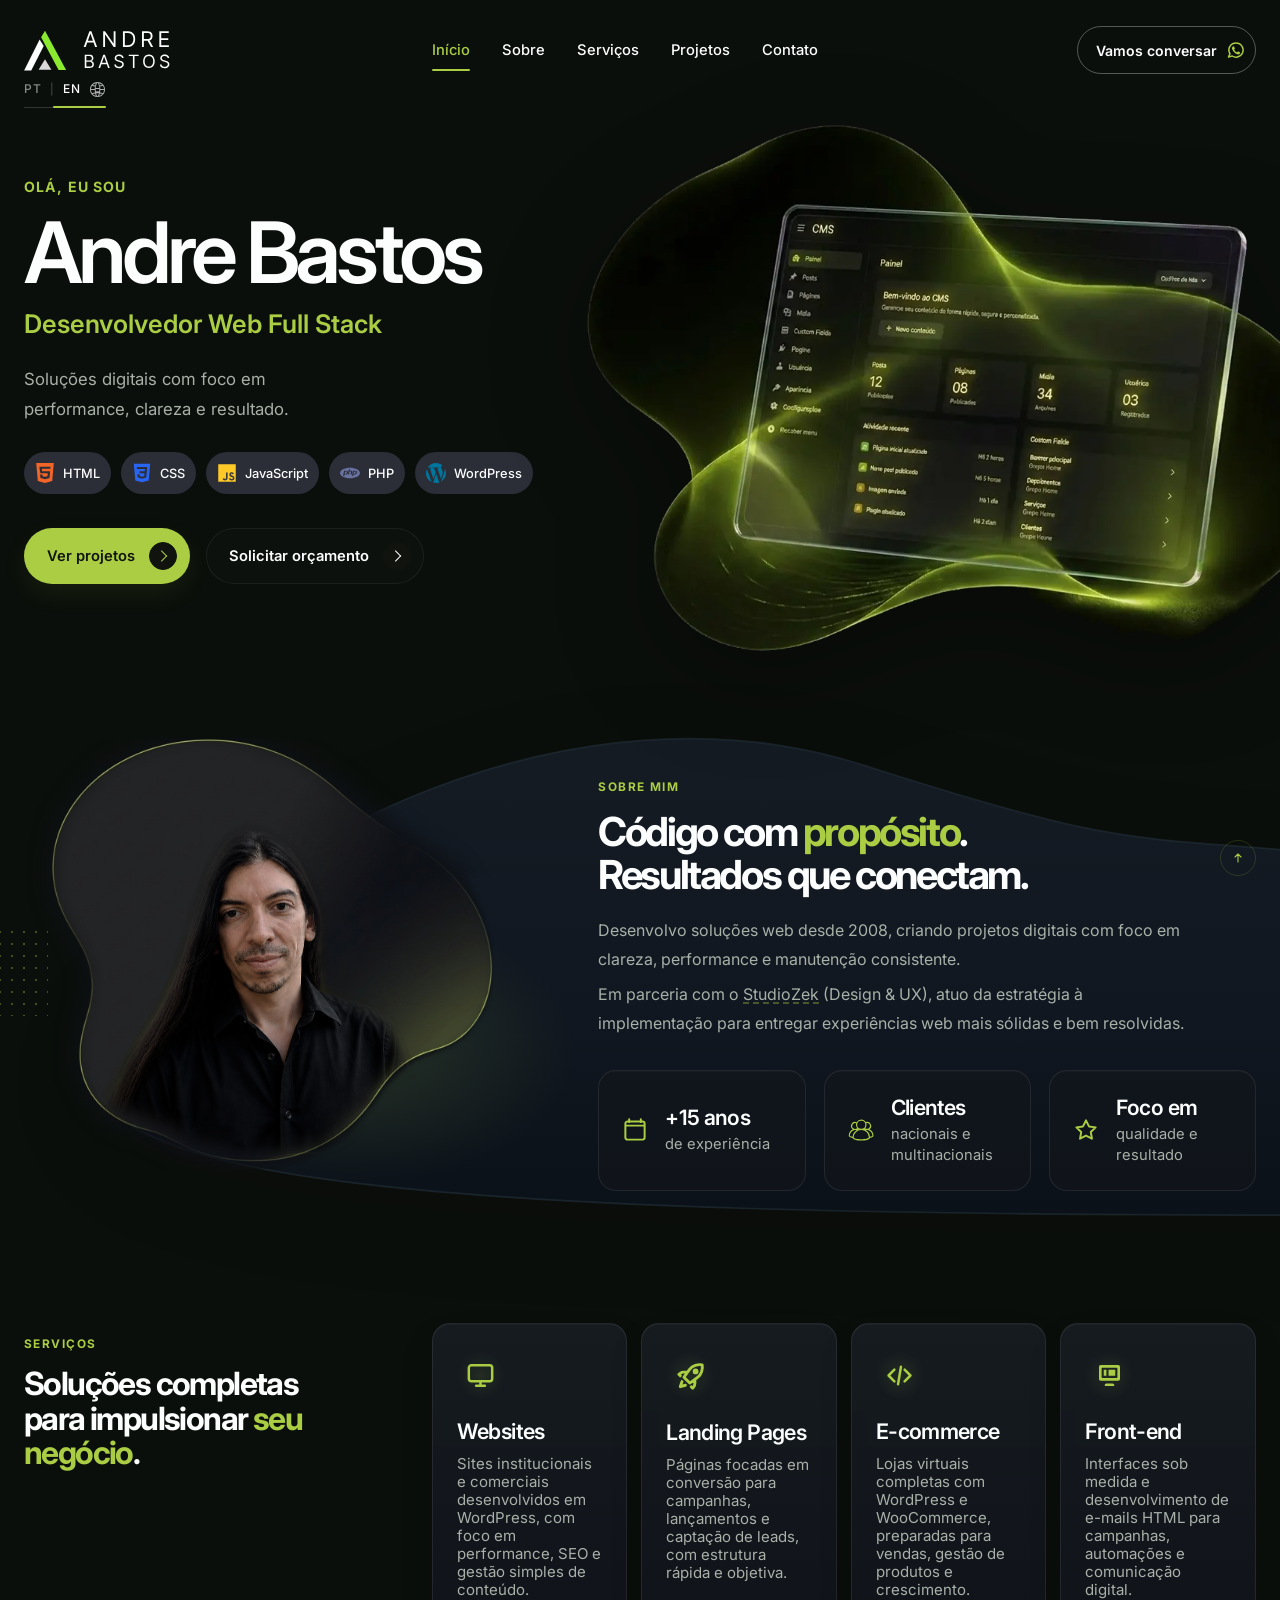
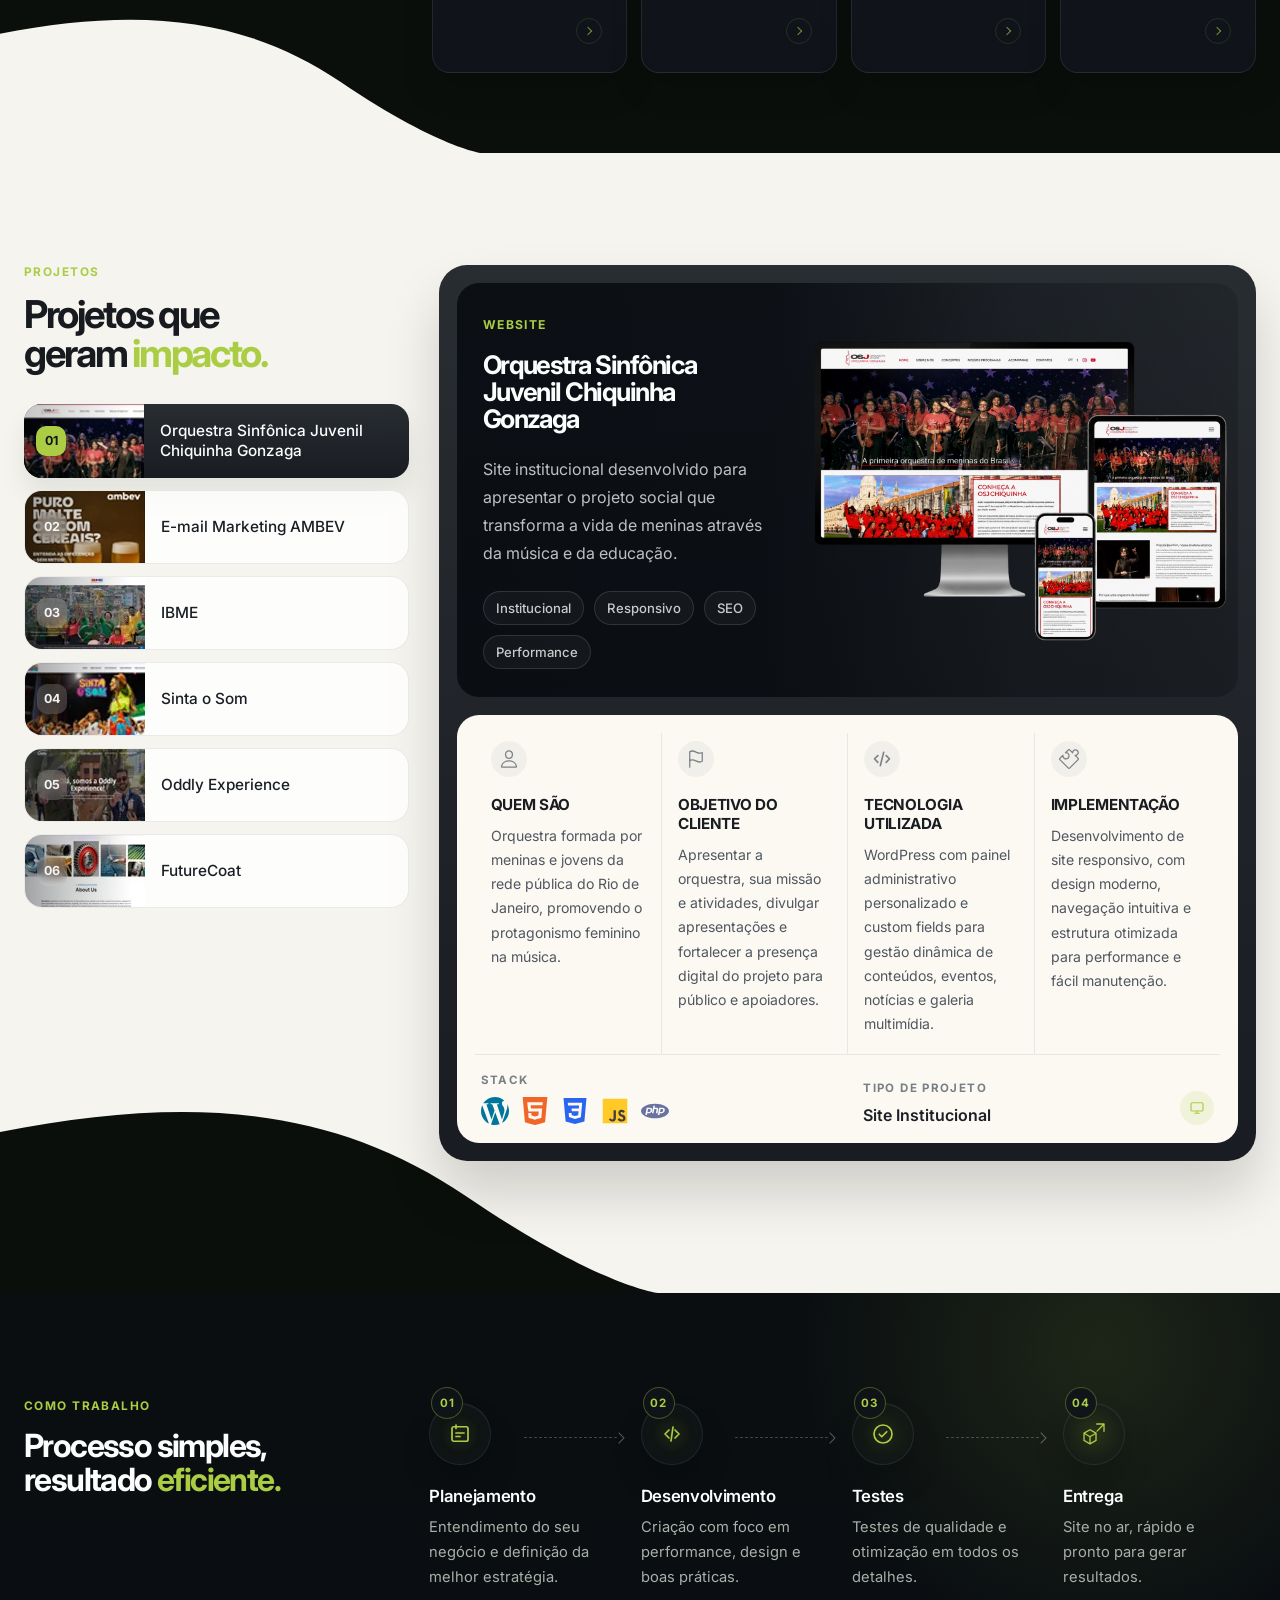
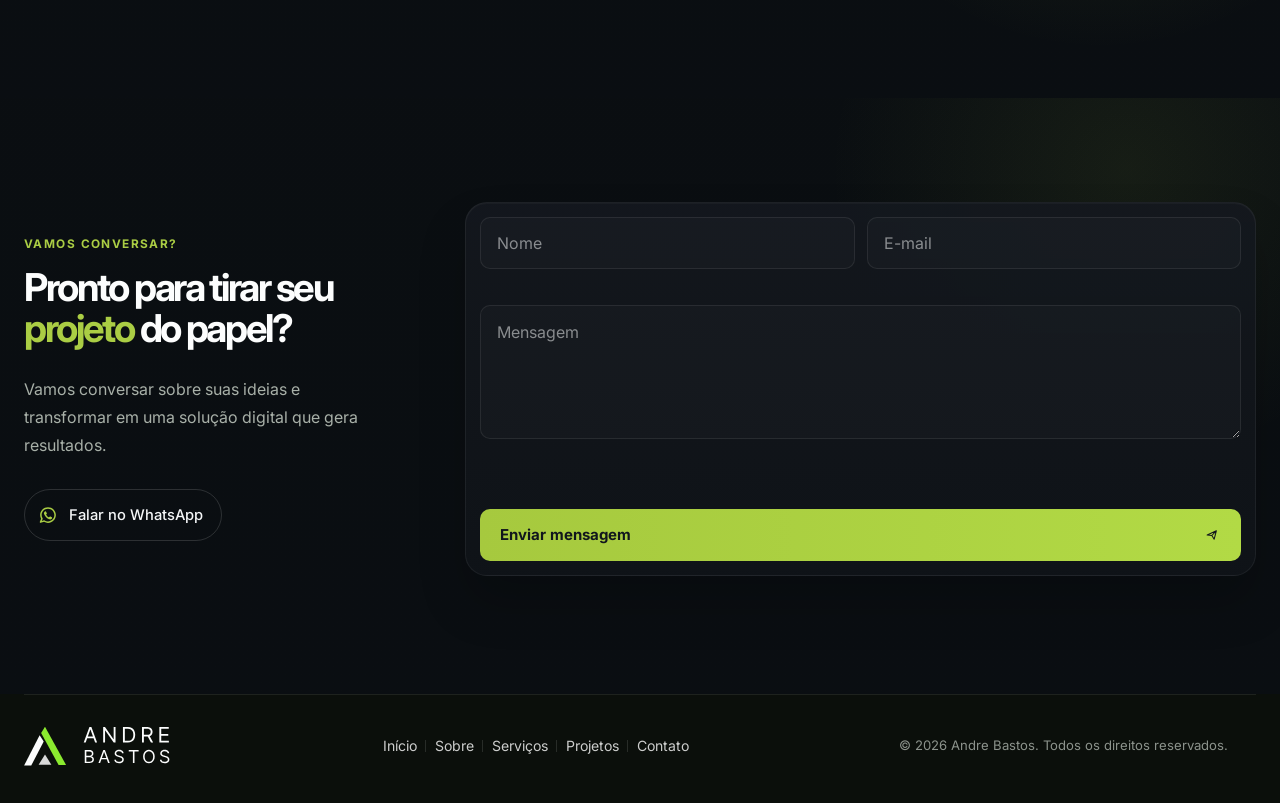
<file: v2/index.html>
﻿<!doctype html>
<html lang="pt-BR">

<head>
  <meta charset="utf-8" />
  <meta name="viewport" content="width=device-width, initial-scale=1" />
  <title>Andre Bastos | Desenvolvimento Web, WordPress e Front-end</title>
  <meta name="description"
    content="Desenvolvimento de websites, landing pages, e-commerce e interfaces personalizadas com foco em performance, organização e experiência digital." />
  <meta name="robots" content="index, follow" />
  <link rel="canonical" href="https://alsbastos.com.br/" />
  <meta property="og:title" content="Andre Bastos" />
  <meta property="og:description"
    content="Desenvolvimento de websites, landing pages, e-commerce e interfaces personalizadas." />
  <meta property="og:type" content="website" />
  <meta property="og:url" content="https://alsbastos.com.br/" />
  <meta property="og:image" content="https://alsbastos.com.br/assets/img/og-cover.jpg" />
  <meta name="twitter:card" content="summary_large_image" />
  <meta name="twitter:title" content="Andre Bastos" />
  <meta name="twitter:description"
    content="Desenvolvimento de websites, landing pages, e-commerce e interfaces personalizadas." />
  <meta name="twitter:image" content="https://alsbastos.com.br/assets/img/og-cover.jpg" />
  <meta name="theme-color" content="#0B0F0B" />
  <link rel="preconnect" href="https://fonts.googleapis.com" />
  <link rel="preconnect" href="https://fonts.gstatic.com" crossorigin />
  <link href="https://fonts.googleapis.com/css2?family=Inter:wght@400;500;600;700;800&display=swap" rel="stylesheet" />
  <link rel="icon" href="assets/img/brand/favicon.svg" type="image/svg+xml" />
  <link rel="icon" href="assets/img/brand/favicon-96x96.png" sizes="96x96" type="image/png" />
  <link rel="shortcut icon" href="assets/img/brand/favicon.ico" />
  <link rel="apple-touch-icon" href="assets/img/brand/apple-touch-icon.png" sizes="180x180" />
  <meta name="apple-mobile-web-app-title" content="AlsBastos" />
  <link rel="manifest" href="assets/img/brand/site.webmanifest" />
  <script type="application/ld+json">
    {
      "@context": "https://schema.org",
      "@type": "Person",
      "name": "Andre Bastos",
      "url": "https://alsbastos.com.br/",
      "jobTitle": "Desenvolvedor Web",
      "knowsAbout": [
        "WordPress",
        "Front-end",
        "HTML",
        "CSS",
        "JavaScript",
        "E-commerce",
        "Landing Pages"
      ]
    }
  </script>

  <link rel="stylesheet" href="assets/css/style.css" />
</head>

<body>
  <div id="topo" aria-hidden="true"></div>
  <div class="page-shell">
    <header class="site-header">
      <div class="container site-header__inner">
        <div class="brand-block">
          <a class="brand" href="#inicio" aria-label="Andre Bastos">
            <img class="brand__logo" src="assets/img/brand/logo.svg" alt="Andre Bastos" width="221" height="71" />
          </a>
          <div class="brand-locale" aria-label="Idioma do site">
            <button class="brand-locale__link" type="button" aria-label="Português">PT</button>
            <span class="brand-locale__divider" aria-hidden="true">|</span>
            <button class="brand-locale__link is-active" type="button" aria-label="English">EN</button>
            <span class="brand-locale__icon" aria-hidden="true">
              <svg class="brand-locale__svg" viewBox="0 0 32 32">
                <path fill="currentColor"
                  d="M27.596 23.829c-1.915-.637-3.974-1.113-6.141-1.421.295-1.733.452-3.549.502-5.408h8.005c-.179 2.521-1.026 4.854-2.366 6.829ZM19.434 29.559c.666-1.609 1.211-3.348 1.63-5.18 1.798.266 3.522.659 5.155 1.175-1.804 1.923-4.146 3.338-6.785 4.005ZM16.971 29.951A13.359 13.359 0 0 1 16 30c-.328 0-.648-.026-.971-.049-.851-1.772-1.54-3.744-2.05-5.837.994-.087 2.001-.138 3.021-.138 1.02 0 2.027.051 3.022.138-.511 2.093-1.2 4.065-2.051 5.837ZM5.781 25.554c1.633-.516 3.357-.909 5.155-1.175.419 1.832.964 3.571 1.63 5.18-2.639-.667-4.98-2.082-6.785-4.005ZM4.404 23.829c-1.34-1.975-2.187-4.308-2.366-6.829h8.005c.05 1.859.207 3.675.502 5.408-2.167.308-4.226.784-6.141 1.421ZM4.404 8.171c1.915.637 3.974 1.114 6.141 1.421-.295 1.733-.452 3.549-.502 5.408H2.038c.179-2.521 1.026-4.854 2.366-6.829Zm8.162-5.73c-.666 1.609-1.211 3.348-1.63 5.18-1.798-.265-3.522-.659-5.155-1.175 1.805-1.923 4.146-3.338 6.785-4.005Zm2.463-.392C15.352 2.027 15.672 2 16 2c.328 0 .649.027.971.049.851 1.772 1.54 3.745 2.051 5.837A34.67 34.67 0 0 1 16 8.024c-1.02 0-2.027-.051-3.021-.138.51-2.092 1.199-4.065 2.05-5.837ZM19.954 15c-.054 1.761-.214 3.493-.515 5.156A35.479 35.479 0 0 0 16 20a35.45 35.45 0 0 0-3.438.156A30.65 30.65 0 0 1 12.047 15h7.907Zm-7.907-2c.053-1.761.213-3.493.515-5.156A35.45 35.45 0 0 0 16 8c1.168 0 2.313-.058 3.438-.156.302 1.663.462 3.395.516 5.156h-7.907Zm14.172-6.554c-1.633.516-3.357.91-5.155 1.175-.419-1.832-.964-3.571-1.63-5.18 2.639.667 4.981 2.082 6.785 4.005Zm1.377 1.725c1.34 1.975 2.187 4.308 2.366 6.829h-8.005c-.05-1.859-.207-3.675-.502-5.408 2.167-.307 4.226-.784 6.141-1.421ZM16 0C7.164 0 0 7.163 0 16c0 8.837 7.164 16 16 16s16-7.163 16-16C32 7.163 24.836 0 16 0Z" />
              </svg>
            </span>
          </div>
        </div>

        <button class="menu-toggle" type="button" aria-expanded="false" aria-controls="site-nav"
          aria-label="Abrir menu">
          <span></span>
          <span></span>
        </button>

        <nav class="site-nav" id="site-nav" aria-label="Menu principal">
          <a class="is-active" href="#inicio">Início</a>
          <a href="#sobre">Sobre</a>
          <a href="#servicos">Serviços</a>
          <a href="#projetos">Projetos</a>
          <a href="#contato">Contato</a>
        </nav>

        <a class="header-cta" href="#contato">
          <span>Vamos conversar</span>
          <span class="header-cta__icon" aria-hidden="true">
            <svg class="header-cta__svg" viewBox="0 0 24 24">
              <use href="assets/icons/sprite.svg#icon-message-circle"></use>
            </svg>
          </span>
        </a>
      </div>
    </header>

    <main>
      <section class="hero" id="inicio">
        <div class="hero__ambient hero__ambient--left" aria-hidden="true"></div>
        <div class="hero__ambient hero__ambient--right" aria-hidden="true"></div>

        <div class="container hero__grid">
          <div class="hero__content">
            <p class="hero__eyebrow">OLÁ, EU SOU</p>
            <h1>Andre Bastos</h1>
            <p class="hero__role">Desenvolvedor Web Full Stack</p>
            <p class="hero__description">
              Soluções digitais com foco em performance, clareza e resultado.
            </p>

            <ul class="stack-list" aria-label="Stack principal">
              <li class="stack-chip stack-chip--html">
                <span class="stack-chip__icon" aria-hidden="true">
                  <svg class="stack-chip__svg" viewBox="0 0 27.17 27.17">
                    <use href="assets/icons/sprite.svg#icon-html5"></use>
                  </svg>
                </span>
                <span>HTML</span>
              </li>
              <li class="stack-chip stack-chip--css">
                <span class="stack-chip__icon" aria-hidden="true">
                  <svg class="stack-chip__svg" viewBox="0 0 32 32">
                    <use href="assets/icons/sprite.svg#icon-css3"></use>
                  </svg>
                </span>
                <span>CSS</span>
              </li>
              <li class="stack-chip stack-chip--js">
                <span class="stack-chip__icon" aria-hidden="true">
                  <svg class="stack-chip__svg" viewBox="0 0 32 32">
                    <use href="assets/icons/sprite.svg#icon-javascript"></use>
                  </svg>
                </span>
                <span>JavaScript</span>
              </li>
              <li class="stack-chip stack-chip--php">
                <span class="stack-chip__icon" aria-hidden="true">
                  <svg class="stack-chip__svg" viewBox="0 0 512 512">
                    <use href="assets/icons/sprite.svg#icon-php"></use>
                  </svg>
                </span>
                <span>PHP</span>
              </li>
              <li class="stack-chip stack-chip--wp">
                <span class="stack-chip__icon" aria-hidden="true">
                  <svg class="stack-chip__svg" viewBox="0 0 48 48">
                    <use href="assets/icons/sprite.svg#icon-wordpress"></use>
                  </svg>
                </span>
                <span>WordPress</span>
              </li>
            </ul>

            <div class="hero__actions">
              <a class="hero-button hero-button--primary" href="#projetos">
                <span>Ver projetos</span>
                <span class="hero-button__icon" aria-hidden="true"></span>
              </a>

              <a class="hero-button hero-button--secondary" href="#contato">
                <span>Solicitar orçamento</span>
                <span class="hero-button__icon" aria-hidden="true"></span>
              </a>
            </div>
          </div>

          <div class="hero__visual">
            <div class="hero__visual-glow hero__visual-glow--back" aria-hidden="true"></div>
            <img class="hero__image" src="assets/img/hero/hero-visual.webp"
              alt="Notebook com projeto OSJ Chiquinha Gonzaga em destaque" width="770" height="634" />
          </div>
        </div>

        <div class="hero__flow hero__flow--one" aria-hidden="true"></div>
        <div class="hero__flow hero__flow--two" aria-hidden="true"></div>
      </section>

      <section class="about" id="sobre">
        <div class="about__wash" aria-hidden="true"></div>

        <div class="container about__grid">
          <div class="about__media">
            <div class="about__image-shell">
              <img class="about__image" src="assets/img/about/about-visual.png" alt="Retrato de Andre Bastos"
                width="640" height="480" />
            </div>
          </div>

          <div class="about__content">
            <p class="section-eyebrow">SOBRE MIM</p>
            <h2 class="about__title">
              Código com <span>propósito</span>.<br />
              Resultados que conectam.
            </h2>

            <p class="about__description">
              Desenvolvo soluções web desde 2008, criando projetos digitais com foco em clareza, performance e
              manutenção consistente.
            </p>
            <p class="about__description">

              Em parceria com o <a target="_blank" rel="noopener noreferrer"
                href="https://ezequielgomes.com/">StudioZek</a> (Design & UX), atuo
              da estratégia à implementação para entregar experiências
              web mais sólidas e bem resolvidas.
            </p>

            <div class="about__highlights" aria-label="Destaques profissionais">
              <article class="about-card">
                <span class="about-card__icon" aria-hidden="true">
                  <svg viewBox="0 0 24 24" fill="none">
                    <path
                      d="M7 2.75V5.25M17 2.75V5.25M3.75 8.25H20.25M5.5 4.75H18.5C19.4665 4.75 20.25 5.5335 20.25 6.5V18.5C20.25 19.4665 19.4665 20.25 18.5 20.25H5.5C4.5335 20.25 3.75 19.4665 3.75 18.5V6.5C3.75 5.5335 4.5335 4.75 5.5 4.75Z"
                      stroke="currentColor" stroke-width="1.7" stroke-linecap="round" stroke-linejoin="round" />
                  </svg>
                </span>
                <div class="about-card__text">
                  <strong>+15 anos</strong>
                  <span>de experiência</span>
                </div>
              </article>

              <article class="about-card">
                <span class="about-card__icon" aria-hidden="true">
                  <svg viewBox="0 0 24 24" fill="none">
                    <use href="assets/icons/sprite.svg#icon-users-outline"></use>
                  </svg>
                </span>
                <div class="about-card__text">
                  <strong>Clientes</strong>
                  <span>nacionais e multinacionais</span>
                </div>
              </article>

              <article class="about-card">
                <span class="about-card__icon" aria-hidden="true">
                  <svg viewBox="0 0 24 24" fill="none">
                    <path
                      d="M12 3.75L14.5481 8.91365L20.25 9.74293L16.125 13.7637L17.0981 19.4421L12 16.7637L6.90192 19.4421L7.875 13.7637L3.75 9.74293L9.45192 8.91365L12 3.75Z"
                      stroke="currentColor" stroke-width="1.7" stroke-linecap="round" stroke-linejoin="round" />
                  </svg>
                </span>
                <div class="about-card__text">
                  <strong>Foco em</strong>
                  <span>qualidade e resultado</span>
                </div>
              </article>
            </div>
          </div>
        </div>
      </section>

      <section class="services" id="servicos">
        <div class="container services__grid">
          <div class="services__intro">
            <p class="section-eyebrow">SERVIÇOS</p>
            <h2 class="services__title">
              Soluções completas para
              impulsionar <span>seu negócio</span>.
            </h2>
          </div>

          <div class="services__cards" aria-label="Lista de serviços">
            <article class="service-card" data-service-card role="button" tabindex="0" aria-expanded="false"
              aria-controls="service-card-details-1">
              <div class="service-card__holder">
                <span class="service-card__icon" aria-hidden="true">
                  <svg viewBox="0 0 24 24" fill="none">
                    <path
                      d="M4 6.75C4 5.7835 4.7835 5 5.75 5H18.25C19.2165 5 20 5.7835 20 6.75V14.25C20 15.2165 19.2165 16 18.25 16H5.75C4.7835 16 4 15.2165 4 14.25V6.75Z"
                      stroke="currentColor" stroke-width="1.7" stroke-linecap="round" stroke-linejoin="round" />
                    <path d="M9 19H15M12 16V19" stroke="currentColor" stroke-width="1.7" stroke-linecap="round" />
                  </svg>
                </span>
                <h3>Websites</h3>
                <p class="service-card__summary">
                  Sites institucionais e comerciais desenvolvidos em WordPress,
                  com foco em performance, SEO e gestão simples de conteúdo.
                </p>
                <div class="service-card__details" id="service-card-details-1" aria-hidden="true">
                  <ul class="service-card__features">
                    <li>WordPress personalizado</li>
                    <li>CMS simplificado</li>
                    <li>SEO técnico básico</li>
                  </ul>
                  <div class="service-card__price">
                    <span>A PARTIR DE</span>
                    <strong>R$ 3.500</strong>
                  </div>
                  <a class="service-card__cta" href="https://wa.me/5521992977688" target="_blank"
                    rel="noopener noreferrer">
                    <svg class="service-card__cta-icon" viewBox="0 0 24 24" aria-hidden="true">
                      <use href="assets/icons/sprite.svg#icon-whatsapp"></use>
                    </svg>
                    <span>ORÇAR</span>
                  </a>
                </div>
                <div class="service-card__footer" aria-hidden="true">
                  <span class="service-card__arrow"></span>
                </div>
              </div>
            </article>

            <article class="service-card" data-service-card role="button" tabindex="0" aria-expanded="false"
              aria-controls="service-card-details-2">
              <div class="service-card__holder">
                <span class="service-card__icon" aria-hidden="true">
                  <svg viewBox="0 0 24 24" fill="none">
                    <use href="assets/icons/sprite.svg#icon-rocket-outline"></use>
                  </svg>
                </span>
                <h3>Landing Pages</h3>
                <p class="service-card__summary">
                  Páginas focadas em conversão para campanhas, lançamentos e
                  captação de leads, com estrutura rápida e objetiva.
                </p>
                <div class="service-card__details" id="service-card-details-2" aria-hidden="true">
                  <ul class="service-card__features">
                    <li>Estrutura rápida</li>
                    <li>Formulário integrado</li>
                    <li>Otimização para campanhas</li>
                  </ul>
                  <div class="service-card__price">
                    <span>A PARTIR DE</span>
                    <strong>R$ 1.500</strong>
                  </div>
                  <a class="service-card__cta" href="https://wa.me/5521992977688" target="_blank"
                    rel="noopener noreferrer">
                    <svg class="service-card__cta-icon" viewBox="0 0 24 24" aria-hidden="true">
                      <use href="assets/icons/sprite.svg#icon-whatsapp"></use>
                    </svg>
                    <span>ORÇAR</span>
                  </a>
                </div>
                <div class="service-card__footer" aria-hidden="true">
                  <span class="service-card__arrow"></span>
                </div>
              </div>
            </article>

            <article class="service-card" data-service-card role="button" tabindex="0" aria-expanded="false"
              aria-controls="service-card-details-3">
              <div class="service-card__holder">
                <span class="service-card__icon" aria-hidden="true">
                  <svg viewBox="0 0 24 24" fill="none">
                    <path d="M8.5 8L4.5 12L8.5 16M15.5 8L19.5 12L15.5 16M13 6L11 18" stroke="currentColor"
                      stroke-width="1.7" stroke-linecap="round" stroke-linejoin="round" />
                  </svg>
                </span>
                <h3>E-commerce</h3>
                <p class="service-card__summary">
                  Lojas virtuais completas com WordPress e WooCommerce,
                  preparadas para vendas, gestão de produtos e crescimento.
                </p>
                <div class="service-card__details" id="service-card-details-3" aria-hidden="true">
                  <ul class="service-card__features">
                    <li>WooCommerce</li>
                    <li>Gestão de produtos</li>
                    <li>Estrutura escalável</li>
                  </ul>
                  <div class="service-card__price">
                    <span>PROJETOS</span>
                    <strong>SOB ESCOPO</strong>
                  </div>
                  <a class="service-card__cta" href="https://wa.me/5521992977688" target="_blank"
                    rel="noopener noreferrer">
                    <svg class="service-card__cta-icon" viewBox="0 0 24 24" aria-hidden="true">
                      <use href="assets/icons/sprite.svg#icon-whatsapp"></use>
                    </svg>
                    <span>ORÇAR</span>
                  </a>
                </div>
                <div class="service-card__footer" aria-hidden="true">
                  <span class="service-card__arrow"></span>
                </div>
              </div>
            </article>

            <article class="service-card" data-service-card role="button" tabindex="0" aria-expanded="false"
              aria-controls="service-card-details-4">
              <div class="service-card__holder">
                <span class="service-card__icon" aria-hidden="true">
                  <svg viewBox="0 0 100 100" fill="none">
                    <use href="assets/icons/sprite.svg#icon-screen-outline"></use>
                  </svg>
                </span>
                <h3>Front-end</h3>
                <p class="service-card__summary">
                  Interfaces sob medida e desenvolvimento de e-mails HTML para
                  campanhas, automações e comunicação digital.
                </p>
                <div class="service-card__details" id="service-card-details-4" aria-hidden="true">
                  <ul class="service-card__features">
                    <li>Interfaces sob medida</li>
                    <li>E-mails HTML responsivos</li>
                    <li>Código otimizado</li>
                  </ul>
                  <div class="service-card__price">
                    <span>PROJETOS</span>
                    <strong>SOB DEMANDA</strong>
                  </div>
                  <a class="service-card__cta" href="https://wa.me/5521992977688" target="_blank"
                    rel="noopener noreferrer">
                    <svg class="service-card__cta-icon" viewBox="0 0 24 24" aria-hidden="true">
                      <use href="assets/icons/sprite.svg#icon-whatsapp"></use>
                    </svg>
                    <span>ORÇAR</span>
                  </a>
                </div>
                <div class="service-card__footer" aria-hidden="true">
                  <span class="service-card__arrow"></span>
                </div>
              </div>
            </article>
          </div>
        </div>
      </section>

      <section class="projects" id="projetos">
        <div class="container projects__layout">
          <aside class="projects__sidebar">
            <p class="section-eyebrow">PROJETOS</p>
            <h2 class="projects__title">
              Projetos que
              geram&nbsp;<span>impacto.</span>
            </h2>

            <div class="projects__list" role="tablist" aria-label="Projetos em destaque">
              <button class="project-nav is-active" type="button" data-project-trigger data-project-id="osjcg"
                aria-selected="true">
                <span class="project-nav__media">
                  <span class="project-nav__number">01</span>
                  <img class="project-nav__thumb" src="assets/img/projects/projeto-01-thumb.webp"
                    alt="Preview do projeto Orquestra Sinfônica Juvenil Chiquinha Gonzaga" width="112" height="72" />
                </span>
                <span class="project-nav__name">
                  Orquestra Sinfônica
                  Juvenil Chiquinha Gonzaga
                </span>
              </button>

              <button class="project-nav" type="button" data-project-trigger data-project-id="ambev"
                aria-selected="false">
                <span class="project-nav__media">
                  <span class="project-nav__number">02</span>
                  <img class="project-nav__thumb" src="assets/img/projects/projeto-02-thumb.webp"
                    alt="Preview do projeto AMBEV" width="112" height="72" />
                </span>
                <span class="project-nav__name">E-mail Marketing AMBEV</span>
              </button>

              <button class="project-nav" type="button" data-project-trigger data-project-id="ibme"
                aria-selected="false">
                <span class="project-nav__media">
                  <span class="project-nav__number">03</span>
                  <img class="project-nav__thumb" src="assets/img/projects/projeto-03-thumb.webp"
                    alt="Preview do projeto IBME" width="112" height="72" />
                </span>
                <span class="project-nav__name">IBME</span>
              </button>

              <button class="project-nav" type="button" data-project-trigger data-project-id="sinta-o-som"
                aria-selected="false">
                <span class="project-nav__media">
                  <span class="project-nav__number">04</span>
                  <img class="project-nav__thumb" src="assets/img/projects/projeto-04-thumb.webp"
                    alt="Preview do projeto Sinta o Som" width="112" height="72" />
                </span>
                <span class="project-nav__name">Sinta o Som</span>
              </button>

              <button class="project-nav" type="button" data-project-trigger data-project-id="oddly-experience"
                aria-selected="false">
                <span class="project-nav__media">
                  <span class="project-nav__number">05</span>
                  <img class="project-nav__thumb" src="assets/img/projects/projeto-05-thumb.webp"
                    alt="Preview do projeto Oddly Experience" width="112" height="72" />
                </span>
                <span class="project-nav__name">Oddly Experience</span>
              </button>

              <button class="project-nav" type="button" data-project-trigger data-project-id="futurecoat"
                aria-selected="false">
                <span class="project-nav__media">
                  <span class="project-nav__number">06</span>
                  <img class="project-nav__thumb" src="assets/img/projects/projeto-06-thumb.webp"
                    alt="Preview do projeto FutureCoat" width="112" height="72" />
                </span>
                <span class="project-nav__name">FutureCoat</span>
              </button>
            </div>

          </aside>

          <article class="projects-panel" aria-live="polite">
            <div class="projects-panel__hero">
              <div class="projects-panel__copy">
                <p class="projects-panel__kicker" data-project-kicker>WEBSITE</p>
                <h3 class="projects-panel__title" data-project-title>
                  Orquestra Sinfônica
                  Juvenil Chiquinha Gonzaga
                </h3>
                <p class="projects-panel__summary" data-project-summary>
                  Site institucional desenvolvido para apresentar o projeto social
                  que transforma a vida de meninas através da música e da educação.
                </p>

                <ul class="projects-panel__tags" data-project-tags>
                  <li>Institucional</li>
                  <li>Responsivo</li>
                  <li>SEO</li>
                  <li>Performance</li>
                </ul>
              </div>

              <div class="projects-panel__visual">
                <img class="projects-panel__image" data-project-image src="assets/img/projects/full/projeto-01.webp"
                  alt="Projeto Orquestra Sinfônica Juvenil Chiquinha Gonzaga" width="910" height="620" />
              </div>
            </div>

            <div class="projects-panel__report">
              <div class="projects-panel__sections" data-project-sections></div>

              <div class="projects-panel__meta">
                <div class="projects-panel__stack">
                  <span class="projects-panel__meta-label">STACK</span>
                  <div class="projects-panel__stack-icons" data-project-stack></div>
                </div>

                <div class="projects-panel__type">
                  <span class="projects-panel__meta-label">TIPO DE PROJETO</span>
                  <strong data-project-type>Site Institucional</strong>
                </div>

                <span class="projects-panel__status" aria-hidden="true">
                  <svg viewBox="0 0 24 24" fill="none">
                    <path
                      d="M4 6.75C4 5.7835 4.7835 5 5.75 5H18.25C19.2165 5 20 5.7835 20 6.75V14.25C20 15.2165 19.2165 16 18.25 16H5.75C4.7835 16 4 15.2165 4 14.25V6.75Z"
                      stroke="currentColor" stroke-width="1.6" stroke-linecap="round" stroke-linejoin="round" />
                    <path d="M9 19H15M12 16V19" stroke="currentColor" stroke-width="1.6" stroke-linecap="round" />
                  </svg>
                </span>
              </div>
            </div>
          </article>
        </div>
      </section>

      <section class="process" id="processo">
        <div class="container process__layout">
          <div class="process__intro">
            <p class="section-eyebrow">COMO TRABALHO</p>
            <h2 class="process__title">
              Processo simples,
              resultado <span>eficiente.</span>
            </h2>
          </div>

          <div class="process__steps" aria-label="Etapas do processo de trabalho">
            <article class="process-step">
              <span class="process-step__number">01</span>
              <span class="process-step__icon" aria-hidden="true">
                <svg viewBox="0 0 24 24" fill="none">
                  <path
                    d="M8.75 4.75H18.25C19.2165 4.75 20 5.5335 20 6.5V17.5C20 18.4665 19.2165 19.25 18.25 19.25H5.75C4.7835 19.25 4 18.4665 4 17.5V6.5C4 5.5335 4.7835 4.75 5.75 4.75H8.75ZM8 3V6.5M8 11H16M8 14.5H12"
                    stroke="currentColor" stroke-width="1.7" stroke-linecap="round" stroke-linejoin="round" />
                </svg>
              </span>
              <h3>Planejamento</h3>
              <p>Entendimento do seu negócio e definição da melhor estratégia.</p>
            </article>

            <article class="process-step">
              <span class="process-step__number">02</span>
              <span class="process-step__icon" aria-hidden="true">
                <svg viewBox="0 0 24 24" fill="none">
                  <path d="M9 8L5 12L9 16M15 8L19 12L15 16M13 5L11 19" stroke="currentColor" stroke-width="1.7"
                    stroke-linecap="round" stroke-linejoin="round" />
                </svg>
              </span>
              <h3>Desenvolvimento</h3>
              <p>Criação com foco em performance, design e boas práticas.</p>
            </article>

            <article class="process-step">
              <span class="process-step__number">03</span>
              <span class="process-step__icon" aria-hidden="true">
                <svg viewBox="0 0 24 24" fill="none">
                  <path
                    d="M8.25 12.25L10.75 14.75L15.75 9.75M21 12C21 16.9706 16.9706 21 12 21C7.02944 21 3 16.9706 3 12C3 7.02944 7.02944 3 12 3C16.9706 3 21 7.02944 21 12Z"
                    stroke="currentColor" stroke-width="1.7" stroke-linecap="round" stroke-linejoin="round" />
                </svg>
              </span>
              <h3>Testes</h3>
              <p>Testes de qualidade e otimização em todos os detalhes.</p>
            </article>

            <article class="process-step">
              <span class="process-step__number">04</span>
              <span class="process-step__icon" aria-hidden="true">
                <svg viewBox="0 0 36 36" fill="none">
                  <use href="assets/icons/sprite.svg#icon-deploy-outline"></use>
                </svg>
              </span>
              <h3>Entrega</h3>
              <p>Site no ar, rápido e pronto para gerar resultados.</p>
            </article>
          </div>
        </div>
      </section>

      <section class="contact" id="contato">
        <div class="container contact__layout">
          <div class="contact__intro">
            <p class="section-eyebrow">VAMOS CONVERSAR?</p>
            <h2 class="contact__title">
              Pronto para tirar
              seu <span>projeto</span> do papel?
            </h2>
            <p class="contact__description">
              Vamos conversar sobre suas ideias e transformar em uma solução
              digital que gera resultados.
            </p>

            <div class="contact__actions">
              <a class="contact-link contact-link--whatsapp" href="https://wa.me/5521992977688" target="_blank"
                rel="noopener noreferrer">
                <span class="contact-link__icon" aria-hidden="true">
                  <svg viewBox="0 0 24 24" fill="none">
                    <use href="assets/icons/sprite.svg#icon-message-circle"></use>
                  </svg>
                </span>
                <span>Falar no WhatsApp</span>
              </a>
            </div>
          </div>

            <div class="contact__panel">
              <form class="contact-form" data-contact-form data-contact-endpoint="contact.php" method="post"
                accept-charset="UTF-8" novalidate>
                <div class="contact-form__row">
                  <div class="contact-form__field">
                    <label class="sr-only" for="contact-name">Nome</label>
                    <input id="contact-name" name="nome" type="text" placeholder="Nome" autocomplete="name" required
                      minlength="2" maxlength="80" aria-describedby="contact-name-error" />
                  <span class="contact-form__error" id="contact-name-error" data-error-for="contact-name"
                    aria-live="polite"></span>
                </div>

                <div class="contact-form__field">
                  <label class="sr-only" for="contact-email">E-mail</label>
                    <input id="contact-email" name="email" type="email" placeholder="E-mail" autocomplete="email"
                      inputmode="email" required maxlength="160" aria-describedby="contact-email-error" />
                  <span class="contact-form__error" id="contact-email-error" data-error-for="contact-email"
                    aria-live="polite"></span>
                </div>
              </div>

                <div class="contact-form__field contact-form__field--message">
                  <label class="sr-only" for="contact-message">Mensagem</label>
                  <textarea id="contact-message" name="mensagem" placeholder="Mensagem" rows="5" required minlength="12"
                    maxlength="2000" aria-describedby="contact-message-error"></textarea>
                  <span class="contact-form__error" id="contact-message-error" data-error-for="contact-message"
                    aria-live="polite"></span>
                </div>

                <div class="contact-form__honeypot" aria-hidden="true">
                  <label for="contact-website">Website</label>
                  <input id="contact-website" name="website" type="text" tabindex="-1" autocomplete="off" />
                </div>

                <p class="contact-form__feedback" data-contact-feedback role="status" aria-live="polite"></p>

                <button class="contact-form__submit" type="submit">
                <span>Enviar mensagem</span>
                <span class="contact-form__submit-icon" aria-hidden="true">
                  <svg viewBox="0 0 24 24" fill="none">
                    <path d="M4.75 12L18.5 5.75L15.25 18.25L11.75 12.75L4.75 12ZM11.75 12.75L18.5 5.75"
                      stroke="currentColor" stroke-width="1.6" stroke-linecap="round" stroke-linejoin="round" />
                  </svg>
                </span>
              </button>
            </form>
          </div>
        </div>
      </section>
    </main>

    <footer class="site-footer">
      <div class="container site-footer__inner">
        <a class="site-footer__brand" href="#inicio" aria-label="Andre Bastos">
          <img class="site-footer__logo" src="assets/img/brand/logo.svg" alt="Andre Bastos" width="221" height="71" />
        </a>

        <nav class="site-footer__nav" aria-label="Links do rodapé">
          <a href="#inicio">Início</a>
          <a href="#sobre">Sobre</a>
          <a href="#servicos">Serviços</a>
          <a href="#projetos">Projetos</a>
          <a href="#contato">Contato</a>
        </nav>

        <p class="site-footer__copy">© 2026 Andre Bastos. Todos os direitos reservados.</p>

        <a class="site-footer__top" href="#topo" aria-label="Voltar ao topo">
          <svg viewBox="0 0 24 24" fill="none" aria-hidden="true">
            <path d="M12 18V6M12 6L7.5 10.5M12 6L16.5 10.5" stroke="currentColor" stroke-width="1.6"
              stroke-linecap="round" stroke-linejoin="round" />
          </svg>
        </a>
      </div>
    </footer>
  </div>

  <script src="assets/js/projects-data.js"></script>
  <script src="assets/js/main.js"></script>
</body>

</html>
</file>
<file: v2/assets/css/style.css>
:root {
  --color-bg: #0b0f0b;
  --color-bg-deep: #090d11;
  --color-surface: #11161d;
  --color-surface-elevated: #171c22;
  --color-text: #fcfdfd;
  --color-text-secondary: #a8b0a8;
  --color-accent: #aacd44;
  --color-accent-soft: rgba(170, 205, 68, 0.08);
  --color-accent-soft-strong: rgba(170, 205, 68, 0.14);
  --surface-accent-soft: rgba(170, 205, 68, 0.04);
  --surface-accent: rgba(170, 205, 68, 0.08);
  --surface-accent-strong: rgba(170, 205, 68, 0.14);
  --border-soft: rgba(255, 255, 255, 0.06);
  --border-muted: rgba(255, 255, 255, 0.08);
  --border-accent-soft: rgba(170, 205, 68, 0.18);
  --border-accent: rgba(170, 205, 68, 0.22);
  --border-accent-strong: rgba(170, 205, 68, 0.34);
  --radius-sm: 10px;
  --radius-md: 18px;
  --radius-lg: 22px;
  --radius-xl: 28px;
  --radius-pill: 999px;
  --shadow-card: inset 0 1px 0 rgba(255, 255, 255, 0.03), 0 18px 32px rgba(0, 0, 0, 0.16);
  --shadow-card-hover:
    inset 0 1px 0 rgba(255, 255, 255, 0.04),
    0 22px 42px rgba(0, 0, 0, 0.22),
    0 0 0 1px rgba(170, 205, 68, 0.06),
    0 24px 42px rgba(170, 205, 68, 0.08);
  --shadow-panel: 0 32px 54px rgba(0, 0, 0, 0.16);
  --transition-fast: 180ms ease;
  --transition-base: 220ms ease;
  --space-xs: 8px;
  --space-sm: 12px;
  --space-md: 18px;
  --space-lg: 24px;
  --space-xl: 28px;
  --container: 1240px;
  --bg: var(--color-bg);
  --bg-deep: var(--color-bg-deep);
  --text: var(--color-text);
  --text-secondary: var(--color-text-secondary);
  --accent: var(--color-accent);
  --border: var(--border-soft);
  --line: var(--border-muted);
  --shadow: 0 24px 60px rgba(0, 0, 0, 0.28);
}

*,
*::before,
*::after {
  box-sizing: border-box;
}

html {
  scroll-behavior: smooth;
  scrollbar-width: thin;
  scrollbar-color: rgba(170, 205, 68, 0.4) rgba(9, 13, 17, 0.92);
}

*::-webkit-scrollbar {
  width: 12px;
  height: 12px;
}

*::-webkit-scrollbar-track {
  background: rgba(9, 13, 17, 0.92);
}

*::-webkit-scrollbar-thumb {
  border: 3px solid rgba(9, 13, 17, 0.96);
  border-radius: var(--radius-pill);
  background: linear-gradient(180deg, rgba(170, 205, 68, 0.48) 0%, rgba(170, 205, 68, 0.28) 100%);
  box-shadow: inset 0 1px 0 rgba(255, 255, 255, 0.08);
}

*::-webkit-scrollbar-thumb:hover {
  background: linear-gradient(180deg, rgba(170, 205, 68, 0.62) 0%, rgba(170, 205, 68, 0.36) 100%);
}

*::-webkit-scrollbar-corner {
  background: transparent;
}

body {
  margin: 0;
  min-width: 320px;
  overflow-x: hidden;
  background: var(--bg);
  color: var(--text);
  font-family: "Inter", "Segoe UI", sans-serif;
}

body.menu-open {
  overflow: hidden;
}

img {
  display: block;
  max-width: 100%;
}

a {
  color: inherit;
  text-decoration: none;
}

button {
  font: inherit;
}

:focus-visible {
  outline: 2px solid var(--accent);
  outline-offset: 3px;
}

.page-shell {
  position: relative;
  overflow: clip;
}

.container {
  width: min(calc(100% - 48px), var(--container));
  margin-inline: auto;
}

.site-header {
  position: relative;
  z-index: 20;
  padding: 26px 0 0;
}

.site-header__inner {
  display: grid;
  grid-template-columns: auto 1fr auto;
  align-items: center;
  gap: 24px;
}

.brand-block {
  position: relative;
  display: inline-flex;
  align-items: flex-start;
}

.brand {
  display: inline-flex;
  align-items: center;
}

.brand__logo {
  width: 148px;
  height: auto;
}

.brand-locale {
  position: absolute;
  left: 0;
  top: calc(100% + 6px);
  display: inline-flex;
  align-items: center;
  gap: 9px;
  min-height: 28px;
  padding: 0 0 9px;
  color: rgba(252, 253, 253, 0.52);
}

.brand-locale::before,
.brand-locale::after {
  content: "";
  position: absolute;
  left: 0;
  bottom: 0;
  border-radius: var(--radius-pill);
  pointer-events: none;
}

.brand-locale::before {
  width: 30px;
  height: 1px;
  background: rgba(255, 255, 255, 0.16);
}

.brand-locale::after {
  left: 29px;
  width: 53px;
  height: 2px;
  background: var(--accent);
}

.brand-locale__link {
  padding: 0;
  border: 0;
  background: transparent;
  color: inherit;
  font-size: 12px;
  font-weight: 500;
  line-height: 1;
  letter-spacing: 0.06em;
  transition: color var(--transition-fast), opacity var(--transition-fast);
  cursor: pointer;
}

.brand-locale__link:hover,
.brand-locale__link:focus-visible {
  color: var(--text);
}

.brand-locale__link.is-active {
  color: var(--text);
}

.brand-locale__divider {
  color: rgba(252, 253, 253, 0.28);
  font-size: 11px;
  line-height: 1;
}

.brand-locale__icon {
  display: inline-flex;
  align-items: center;
  justify-content: center;
  color: rgba(252, 253, 253, 0.68);
}

.brand-locale__svg {
  width: 15px;
  height: 15px;
  display: block;
}

.site-nav {
  display: flex;
  align-items: center;
  justify-content: center;
  gap: 32px;
}

.site-nav a {
  position: relative;
  color: var(--text);
  font-size: 0.92rem;
  font-weight: 500;
}

.site-nav a::after {
  content: "";
  position: absolute;
  left: 0;
  bottom: -12px;
  width: 100%;
  height: 2px;
  transform: scaleX(0);
  transform-origin: left;
  border-radius: var(--radius-pill);
  background: var(--accent);
  transition: transform var(--transition-fast);
}

.site-nav a.is-active {
  color: var(--accent);
}

.site-nav a.is-active::after,
.site-nav a:hover::after {
  transform: scaleX(1);
}

.header-cta {
  display: inline-flex;
  align-items: center;
  gap: 10px;
  min-height: 48px;
  padding: 0 10px 0 18px;
  border: 1px solid rgba(255, 255, 255, 0.3);
  border-radius: var(--radius-pill);
  color: var(--text);
  font-size: 0.88rem;
  font-weight: 600;
  transition:
    border-color var(--transition-fast),
    transform var(--transition-fast),
    box-shadow var(--transition-fast);
}

.header-cta:hover {
  border-color: rgba(255, 255, 255, 0.3);
  transform: translateY(-1px);
  box-shadow: 0 10px 28px rgba(0, 0, 0, 0.18);
}

.header-cta__icon {
  display: inline-flex;
  align-items: center;
  justify-content: center;
  color: var(--accent);
}

.hero-button__icon {
  position: relative;
  display: inline-grid;
  place-items: center;
  width: 28px;
  height: 28px;
  border: 1px solid var(--border-accent);
  border-radius: 50%;
  color: var(--accent);
  transition:
    transform var(--transition-base),
    background-color var(--transition-base),
    border-color var(--transition-base),
    color var(--transition-base);
}

.hero-button__icon::before {
  content: "";
  width: 8px;
  height: 8px;
  border-top: 1.5px solid currentColor;
  border-right: 1.5px solid currentColor;
  transform: rotate(45deg) translate(-1px, 1px);
}

.header-cta__svg {
  width: 18px;
  height: 18px;
  display: block;
}

.menu-toggle {
  display: none;
  justify-self: end;
  width: 48px;
  height: 48px;
  padding: 0;
  border: 1px solid var(--border);
  border-radius: 50%;
  background: transparent;
}

.menu-toggle span {
  display: block;
  width: 18px;
  height: 1.5px;
  margin: 0 auto;
  background: var(--text);
}

.menu-toggle span + span {
  margin-top: 5px;
}

.hero {
  position: relative;
  padding: 0 0 86px;
}

.hero__grid {
  position: relative;
  z-index: 1;
  display: grid;
  grid-template-columns: minmax(0, 0.78fr) minmax(620px, 1.08fr);
  align-items: center;
  gap: 12px;
}

.hero__content {
  padding-top: 34px;
}

.hero__eyebrow {
  margin: 0 0 18px;
  color: var(--accent);
  font-size: 0.88rem;
  font-weight: 700;
  letter-spacing: 0.08em;
  text-transform: uppercase;
}

.hero h1 {
  margin: 0;
  font-family: "Inter", "Segoe UI", sans-serif;
  font-size: 5.3rem;
  font-weight: 600;
  line-height: 0.94;
  letter-spacing: -0.06em;
}

.hero__role {
  margin: 16px 0 0;
  color: var(--accent);
  font-family: "Inter", "Segoe UI", sans-serif;
  font-size: clamp(1.32rem, 2vw, 1.68rem);
  font-weight: 600;
}

.hero__description {
  max-width: 30ch;
  margin: 26px 0 0;
  color: var(--text-secondary);
  font-size: 1.05rem;
  line-height: 1.75;
}

.stack-list {
  display: flex;
  flex-wrap: wrap;
  gap: 10px;
  padding: 0;
  margin: 28px 0 0;
  list-style: none;
}

.stack-chip {
  display: inline-flex;
  align-items: center;
  gap: 8px;
  min-height: 34px;
  padding: 11px;
  border: 0;
  border-radius: var(--radius-pill);
  background: #2b2e37;
  color: var(--text);
  font-size: 0.8rem;
  font-weight: 500;
}

.stack-chip__icon {
  display: inline-grid;
  place-items: center;
  width: 20px;
  height: 20px;
  color: #ffffff;
  flex: 0 0 20px;
}

.stack-chip__svg {
  width: 100%;
  height: 100%;
  display: block;
}

.stack-chip--html .stack-chip__icon {
  color: #f16529;
}

.stack-chip--css .stack-chip__icon {
  color: #2965f1;
}

.stack-chip--js .stack-chip__icon {
  color: inherit;
}

.stack-chip--php .stack-chip__icon {
  color: #6a72a2;
}

.stack-chip--wp .stack-chip__icon {
  color: inherit;
}

.hero__actions {
  display: flex;
  flex-wrap: wrap;
  gap: 16px;
  margin-top: 34px;
}

.hero-button {
  position: relative;
  isolation: isolate;
  overflow: hidden;
  display: inline-flex;
  align-items: center;
  gap: 14px;
  min-height: 56px;
  padding: 0 12px 0 22px;
  border-radius: var(--radius-pill);
  font-size: 0.92rem;
  font-weight: 600;
  transition:
    transform var(--transition-fast),
    box-shadow var(--transition-fast),
    border-color var(--transition-fast),
    background-color var(--transition-fast),
    color var(--transition-fast);
}

.hero-button::after {
  content: "";
  position: absolute;
  inset: 1px;
  z-index: 0;
  border-radius: inherit;
  transform: translateX(-145%);
  transition: transform 420ms ease;
}

.hero-button:hover {
  transform: translateY(-1px);
}

.hero-button:hover::after {
  transform: translateX(145%);
}

.hero-button > span {
  position: relative;
  z-index: 1;
}

.hero-button--primary {
  border: 1px solid var(--border-accent-soft);
  background: var(--accent);
  color: #12150f;
  box-shadow: 0 10px 24px rgba(170, 205, 68, 0.08);
}

.hero-button--primary::after {
  background: linear-gradient(
    110deg,
    transparent 0%,
    rgba(252, 253, 253, 0) 34%,
    rgba(230, 247, 168, 0.18) 46%,
    rgba(252, 253, 253, 0.34) 50%,
    rgba(225, 242, 156, 0.18) 54%,
    rgba(252, 253, 253, 0) 66%,
    transparent 100%
  );
}

.hero-button--primary .hero-button__icon {
  border-color: #11130f;
  color: var(--accent);
  background: #11130f;
}

.hero-button--primary:hover {
  box-shadow: 0 14px 30px rgba(170, 205, 68, 0.12);
}

.hero-button--primary:hover .hero-button__icon {
  background: #fcfdfd;
  border-color: #fcfdfd;
  color: #12150f;
  transform: translateX(2px) scale(1.04);
}

.hero-button--secondary {
  border: 1px solid var(--border);
  color: var(--text);
  background: rgba(255, 255, 255, 0.01);
}

.hero-button--secondary::after {
  background: linear-gradient(
    110deg,
    transparent 0%,
    rgba(255, 255, 255, 0.02) 38%,
    rgba(255, 255, 255, 0.18) 50%,
    rgba(255, 255, 255, 0.02) 62%,
    transparent 100%
  );
}

.hero-button--secondary .hero-button__icon {
  border-color: #11130f;
  background: #11130f;
  color: #fcfdfd;
}

.hero-button--secondary:hover {
  border-color: var(--border-accent);
  background: rgba(255, 255, 255, 0.03);
  box-shadow: 0 14px 32px rgba(0, 0, 0, 0.18);
}

.hero-button--secondary:hover .hero-button__icon {
  background: var(--accent);
  border-color: var(--accent);
  color: #12150f;
  transform: translateX(2px) scale(1.04);
}

.hero__visual {
  position: relative;
  min-height: 580px;
  overflow: visible;
}

.hero__visual-glow {
  display: none;
}

.hero__visual-glow--back {
  display: none;
}

.hero__image {
  position: absolute;
  left: -30px;
  right: auto;
  top: 6px;
  width: min(128%, 920px);
  max-width: none;
  height: auto;
  filter: drop-shadow(0 28px 48px rgba(0, 0, 0, 0.34));
}

.hero__ambient {
  display: none;
}

.hero__ambient--left {
  display: none;
}

.hero__ambient--right {
  display: none;
}

.hero__flow {
  display: none;
}

.hero__flow--one {
  display: none;
}

.hero__flow--two {
  display: none;
}

.section-eyebrow {
  margin: 0 0 16px;
  color: var(--accent);
  font-size: 0.74rem;
  font-weight: 700;
  letter-spacing: 0.12em;
  text-transform: uppercase;
}

.about {
  position: relative;
  padding: 26px 0 98px;
  isolation: isolate;
}

.about::before {
  display: none;
}

.about__wash {
  display: none;
}

.about__grid {
  position: relative;
  z-index: 1;
  isolation: isolate;
  display: grid;
  grid-template-columns: minmax(340px, 0.92fr) minmax(0, 1.12fr);
  align-items: center;
  gap: 34px;
}

.about__grid::before {
  content: "";
  position: absolute;
  z-index: -1;
  right: -135px;
  top: -34px;
  width: 1300px;
  aspect-ratio: 1300 / 490;
  background: url("../img/about/about-shape.svg") no-repeat right top;
  background-size: 100% 100%;
  filter: drop-shadow(0 24px 42px rgba(0, 0, 0, 0.12));
}

.about__media {
  position: relative;
}

.about__media::before {
  content: "";
  position: absolute;
  left: -30px;
  top: 160px;
  width: 54px;
  height: 90px;
  opacity: 0.7;
  background-image: radial-gradient(circle, rgba(170, 205, 68, 0.48) 1px, transparent 1.6px);
  background-size: 12px 12px;
}

.about__image-shell {
  position: relative;
  max-width: 470px;
  transform: translateY(-28px);
}

.about__image-shell::before {
  display: none;
}

.about__image-shell::after {
  display: none;
}

.about__image {
  position: relative;
  z-index: 1;
  width: 100%;
  height: auto;
  object-fit: contain;
}

.about__content {
  max-width: 660px;
  padding-top: 8px;
}

.about__title {
  margin: 0;
  font-size: clamp(2.5rem, 3vw, 3.6rem);
  font-weight: 700;
  line-height: 1.08;
  letter-spacing: -0.06em;
}

.about__title span {
  color: var(--accent);
}

.about__description {
  max-width: 59ch;
  margin: 20px 0 0;
  color: var(--text-secondary);
  font-size: 1rem;
  line-height: 1.8;
}

.about__description a {
  text-decoration: underline;
  text-decoration-style: dashed;
  text-decoration-color: rgba(170, 205, 68, 0.48);
  text-underline-offset: 0.18em;
  transition:
    color .22s ease,
    text-decoration-color .22s ease,
    text-underline-offset .22s ease;
}

.about__description a:hover,
.about__description a:focus-visible {
  color: #d7f97a;
  text-decoration-color: rgba(215, 249, 122, 0.92);
  text-underline-offset: 0.28em;
}

.about__description + .about__description {
  margin-top: 6px;
}

.about__highlights {
  display: grid;
  grid-template-columns: repeat(3, minmax(0, 1fr));
  gap: var(--space-md);
  margin-top: 32px;
}

.about-card {
  display: flex;
  align-items: center;
  gap: 16px;
  min-height: 110px;
  padding: 24px 22px;
  border: 1px solid var(--border-muted);
  border-radius: var(--radius-md);
  background: rgba(20, 23, 28, 0.58);
  box-shadow: inset 0 1px 0 rgba(255, 255, 255, 0.02);
}

.about-card__icon {
  display: inline-grid;
  place-items: center;
  width: 28px;
  height: 28px;
  flex: 0 0 28px;
  color: var(--accent);
}

.about-card__icon svg {
  width: 100%;
  height: 100%;
  display: block;
}

.about-card__text {
  display: grid;
  gap: 4px;
}

.about-card__text strong {
  font-size: 1.32rem;
  font-weight: 600;
  letter-spacing: -0.03em;
}

.about-card__text span {
  color: var(--text-secondary);
  font-size: 0.92rem;
  line-height: 1.45;
}

.services {
  position: relative;
  z-index: 2;
  padding: 28px 0 80px;
  overflow: visible;
}

.services::after {
  content: "";
  position: absolute;
  left: -24px;
  bottom: -2px;
  width: min(560px, 40vw);
  aspect-ratio: 352 / 94;
  background: url("../img/ui/services-wave.svg") no-repeat left bottom / 100% 100%;
  z-index: 0;
  pointer-events: none;
}

.services__grid {
  position: relative;
  z-index: 2;
  display: grid;
  grid-template-columns: minmax(240px, 0.78fr) minmax(0, 1.72fr);
  gap: 34px;
  align-items: start;
  overflow: visible;
}

.services__intro {
  padding-top: 14px;
  max-width: 330px;
}

.services__title {
  margin: 0;
  font-size: clamp(2rem, 2.5vw, 3rem);
  font-weight: 700;
  line-height: 1.08;
  letter-spacing: -0.05em;
}

.services__title span {
  color: var(--accent);
}

.services__cards {
  position: relative;
  display: grid;
  grid-template-columns: repeat(4, minmax(0, 1fr));
  gap: 14px;
  overflow: visible;
}

.service-card {
  position: relative;
  min-height: 350px;
  cursor: default;
  isolation: isolate;
}

.service-card:focus-visible {
  outline: none;
}

.service-card__holder {
  position: absolute;
  inset: 0;
  z-index: 1;
  display: flex;
  flex-direction: column;
  align-items: flex-start;
  min-height: 350px;
  padding: var(--space-xl) var(--space-lg) var(--space-xl);
  border: 1px solid var(--border-muted);
  border-radius: var(--radius-md);
  background:
    linear-gradient(180deg, rgba(23, 28, 34, 0.92) 0%, rgba(16, 20, 26, 0.96) 100%);
  box-shadow: var(--shadow-card);
  transition:
    min-height 280ms ease,
    border-color var(--transition-base),
    background var(--transition-base),
    box-shadow var(--transition-base),
    transform var(--transition-base);
}

.service-card:hover .service-card__holder,
.service-card:focus-visible .service-card__holder,
.service-card.is-expanded .service-card__holder {
  transform: translateY(-3px);
  border-color: var(--border-accent);
  background:
    linear-gradient(180deg, rgba(26, 31, 38, 0.96) 0%, rgba(18, 23, 29, 0.98) 100%);
  box-shadow: var(--shadow-card-hover);
}

.service-card__icon {
  display: inline-grid;
  place-items: center;
  width: 48px;
  height: 48px;
  margin-bottom: 22px;
  border-radius: 50%;
  color: var(--accent);
  background:
    radial-gradient(circle at 50% 50%, rgba(170, 205, 68, 0.1) 0%, rgba(170, 205, 68, 0) 72%);
  transition:
    background var(--transition-base),
    filter var(--transition-base),
    transform var(--transition-base);
}

.service-card__icon svg {
  width: 35px;
  height: 35px;
  display: block;
}

.service-card:hover .service-card__icon,
.service-card:focus-visible .service-card__icon,
.service-card.is-expanded .service-card__icon {
  background:
    radial-gradient(circle at 50% 50%, rgba(170, 205, 68, 0.18) 0%, rgba(170, 205, 68, 0.02) 72%);
  filter: drop-shadow(0 8px 18px rgba(170, 205, 68, 0.12));
}

.service-card h3 {
  margin: 0 0 12px;
  font-size: 1.34rem;
  font-weight: 600;
  line-height: 1;
  letter-spacing: -0.03em;
}

.service-card p {
  margin: 0;
  color: var(--text-secondary);
  font-size: 0.94rem;
  line-height: 1.2;
}

.service-card__summary {
  width: 100%;
  max-height: none;
  line-height: 1.2;
  opacity: 1;
  transform: translateY(0);
}

.service-card__details {
  width: 100%;
  max-height: 0;
  margin-top: 0;
  padding-top: 0;
  border-top: 1px solid transparent;
  overflow: hidden;
  opacity: 0;
  transform: translateY(8px);
  pointer-events: none;
  transition:
    max-height 280ms ease,
    opacity var(--transition-fast),
    transform var(--transition-base),
    margin-top var(--transition-base),
    padding-top var(--transition-base),
    border-color var(--transition-base);
}

.service-card__features {
  display: grid;
  gap: var(--space-xs);
  margin: 0 0 var(--space-md);
  padding: 0;
  list-style: none;
}

.service-card__features li {
  position: relative;
  padding-left: 22px;
  color: var(--text-secondary);
  font-size: 0.86rem;
  line-height: 1.35;
}

.service-card__features li::before {
  content: "\2713";
  position: absolute;
  left: 0;
  top: 0;
  color: var(--accent);
  font-weight: 700;
}

.service-card__price {
  display: grid;
  gap: 4px;
  margin: 0 0 12px;
  padding: 14px 12px;
  border: 1px solid var(--border-accent-soft);
  border-radius: 12px;
  background: var(--surface-accent-soft);
  text-align: center;
}

.service-card__price span {
  color: var(--accent);
  font-size: 0.68rem;
  font-weight: 700;
  letter-spacing: 0.12em;
  text-transform: uppercase;
}

.service-card__price strong {
  color: var(--accent);
  font-size: 1.25rem;
  font-weight: 700;
  line-height: 1;
}

.service-card__cta {
  display: inline-flex;
  align-items: center;
  justify-content: center;
  gap: 8px;
  width: 100%;
  min-height: 42px;
  padding: 0 14px;
  border: 1px solid var(--border-accent);
  border-radius: var(--radius-pill);
  background: var(--surface-accent);
  color: var(--accent);
  font-size: 0.78rem;
  font-weight: 700;
  letter-spacing: 0.12em;
  text-decoration: none;
  text-transform: uppercase;
  transition:
    border-color var(--transition-fast),
    background-color var(--transition-fast),
    color var(--transition-fast),
    box-shadow var(--transition-fast);
}

.service-card__cta:hover,
.service-card__cta:focus-visible {
  border-color: var(--border-accent-strong);
  background: var(--surface-accent-strong);
  color: #fcfdfd;
  box-shadow: 0 10px 18px rgba(170, 205, 68, 0.08);
  outline: none;
}

.service-card__cta-icon {
  width: 16px;
  height: 16px;
  flex: 0 0 16px;
}

.service-card.is-expanded .service-card__details {
  max-height: 320px;
  margin-top: var(--space-md);
  padding-top: 16px;
  border-top-color: var(--surface-accent-strong);
  opacity: 1;
  transform: translateY(0);
  pointer-events: auto;
}

.service-card.is-expanded {
  z-index: 20;
}

.service-card.is-expanded .service-card__holder {
  z-index: 20;
  min-height: 635px;
}

.service-card__footer {
  display: flex;
  justify-content: flex-end;
  width: 100%;
  margin-top: auto;
  padding-top: var(--space-md);
}

.service-card__arrow {
  display: grid;
  place-items: center;
  width: 26px;
  height: 26px;
  color: var(--accent);
  border: 1px solid var(--border-accent);
  border-radius: 50%;
  opacity: 0.65;
  transition:
    background-color var(--transition-base),
    border-color var(--transition-base),
    transform var(--transition-base),
    opacity var(--transition-base);
}

.service-card__arrow::before {
  content: "";
  width: 6px;
  height: 6px;
  border-top: 1.4px solid currentColor;
  border-right: 1.4px solid currentColor;
  transform: translateX(-1px) rotate(45deg);
  transition: transform 0.22s ease;
}

.service-card:hover .service-card__arrow,
.service-card:focus-visible .service-card__arrow {
  background: var(--surface-accent);
  border-color: var(--border-accent-strong);
  opacity: 1;
  transform: translateX(2px);
}

.service-card:hover .service-card__arrow::before,
.service-card:focus-visible .service-card__arrow::before {
  transform: translateX(0) rotate(45deg);
}

.service-card.is-expanded .service-card__arrow,
.service-card.is-expanded:hover .service-card__arrow,
.service-card.is-expanded:focus-visible .service-card__arrow {
  background: var(--surface-accent);
  opacity: 1;
  transform: none;
}

.service-card.is-expanded .service-card__arrow::before,
.service-card.is-expanded:hover .service-card__arrow::before,
.service-card.is-expanded:focus-visible .service-card__arrow::before {
  transform: translateY(-1px) rotate(135deg);
}

@media (max-width: 900px) {
  .service-card {
    min-height: auto;
    cursor: pointer;
  }

  .service-card__holder {
    position: relative;
    inset: auto;
    min-height: auto;
  }

  .service-card.is-expanded .service-card__holder {
    min-height: auto;
  }
}

.projects {
  position: relative;
  padding: 112px 0 132px;
  background: #f5f4ef;
  color: #11161b;
  overflow: clip;
}

.projects::after {
  content: "";
  position: absolute;
  left: -26px;
  bottom: -2px;
  width: min(760px, 54vw);
  aspect-ratio: 352 / 94;
  background: url("../img/ui/projects-wave.svg") no-repeat left bottom / 100% 100%;
}

.process {
  position: relative;
  padding: 94px 0 108px;
  overflow: clip;
}

.process::before {
  content: "";
  position: absolute;
  inset: 0;
  background:
    radial-gradient(circle at 86% 14%, rgba(170, 205, 68, 0.12) 0%, rgba(170, 205, 68, 0) 26%),
    linear-gradient(180deg, rgba(10, 14, 18, 0.84) 0%, rgba(10, 14, 18, 0.98) 100%);
  pointer-events: none;
}

.process__layout {
  position: relative;
  z-index: 1;
  display: grid;
  grid-template-columns: minmax(240px, 0.62fr) minmax(0, 1.38fr);
  gap: 34px;
  align-items: start;
}

.process__intro {
  max-width: 290px;
  padding-top: 12px;
}

.process__title {
  margin: 0;
  font-size: clamp(2rem, 2.45vw, 3rem);
  font-weight: 700;
  line-height: 1.06;
  letter-spacing: -0.05em;
}

.process__title span {
  color: var(--accent);
}

.process__steps {
  display: grid;
  grid-template-columns: repeat(4, minmax(0, 1fr));
  gap: 18px;
  align-items: start;
}

.process-step {
  position: relative;
  padding-top: 4px;
}

.process-step:not(:last-child)::after {
  content: "";
  position: absolute;
  top: 50px;
  left: calc(100% - 99px);
  width: calc(100% - 100px);
  border-top: 1px dashed rgba(252, 253, 253, 0.22);
}

.process-step:not(:last-child)::before {
  content: "";
  position: absolute;
  top: 47px;
  right: 0;
  width: 8px;
  height: 8px;
  border-top: 1.2px solid rgba(252, 253, 253, 0.32);
  border-right: 1.2px solid rgba(252, 253, 253, 0.32);
  transform: rotate(45deg);
}

.process-step__number {
  position: absolute;
  top: 0;
  left: 2px;
  display: inline-grid;
  place-items: center;
  width: 32px;
  height: 32px;
  padding: 0;
  border: 1px solid var(--border-accent-strong);
  border-radius: var(--radius-pill);
  background: rgba(16, 20, 26, 0.9);
  color: var(--accent);
  font-size: 0.72rem;
  font-weight: 700;
  letter-spacing: 0.06em;
}

.process-step__icon {
  display: inline-grid;
  place-items: center;
  width: 62px;
  height: 62px;
  margin-top: 12px;
  margin-bottom: 22px;
  border: 1px solid var(--border-muted);
  border-radius: 50%;
  color: var(--accent);
  background:
    radial-gradient(circle at 50% 50%, rgba(170, 205, 68, 0.12) 0%, rgba(170, 205, 68, 0.03) 46%, rgba(16, 20, 26, 0.94) 100%);
  box-shadow:
    inset 0 1px 0 rgba(255, 255, 255, 0.03),
    0 18px 30px rgba(0, 0, 0, 0.18);
}

.process-step__icon svg {
  width: 24px;
  height: 24px;
  display: block;
}

.process-step h3 {
  margin: 0 0 8px;
  font-size: 1.05rem;
  font-weight: 600;
  line-height: 1.15;
  letter-spacing: -0.02em;
}

.process-step p {
  max-width: 20ch;
  margin: 0;
  color: var(--text-secondary);
  font-size: 0.92rem;
  line-height: 1.7;
}

.sr-only {
  position: absolute;
  width: 1px;
  height: 1px;
  padding: 0;
  margin: -1px;
  overflow: hidden;
  clip: rect(0, 0, 0, 0);
  white-space: nowrap;
  border: 0;
}

.contact {
  position: relative;
  padding: 104px 0 118px;
  overflow: clip;
}

.contact::before {
  content: "";
  position: absolute;
  inset: 0;
  background:
    radial-gradient(circle at 88% 12%, rgba(170, 205, 68, 0.08) 0%, rgba(170, 205, 68, 0) 24%),
    linear-gradient(180deg, rgba(10, 14, 18, 0.9) 0%, rgba(10, 14, 18, 0.98) 100%);
  pointer-events: none;
}

.contact__layout {
  position: relative;
  z-index: 1;
  display: grid;
  grid-template-columns: minmax(260px, 0.68fr) minmax(0, 1.32fr);
  gap: 34px;
  align-items: center;
}

.contact__intro {
  max-width: 430px;
}

.contact__title {
  margin: 0;
  font-size: clamp(2.2rem, 3vw, 3.7rem);
  font-weight: 700;
  line-height: 1.06;
  letter-spacing: -0.06em;
}

.contact__title span {
  color: var(--accent);
}

.contact__description {
  max-width: 34ch;
  margin: 26px 0 0;
  color: var(--text-secondary);
  font-size: 1rem;
  line-height: 1.75;
}

.contact__actions {
  display: flex;
  flex-wrap: wrap;
  gap: 12px;
  margin-top: 30px;
}

.contact-link {
  display: inline-flex;
  align-items: center;
  gap: 12px;
  min-height: 52px;
  padding: 0 18px 0 14px;
  border: 1px solid rgba(255, 255, 255, 0.14);
  border-radius: var(--radius-pill);
  color: #f4f6f7;
  font-size: 0.92rem;
  font-weight: 500;
  transition:
    border-color var(--transition-fast),
    background-color var(--transition-fast),
    transform var(--transition-fast),
    box-shadow var(--transition-fast);
}

.contact-link:hover {
  border-color: var(--border-accent);
  background: rgba(255, 255, 255, 0.03);
  transform: translateY(-1px);
  box-shadow: 0 14px 26px rgba(0, 0, 0, 0.16);
}

.contact-link__icon {
  display: inline-grid;
  place-items: center;
  width: 32px;
  height: 32px;
  border: 1px solid var(--border-accent);
  border-radius: 50%;
  color: var(--accent);
}

.contact-link__icon svg {
  width: 16px;
  height: 16px;
  display: block;
}

.contact-link--whatsapp .contact-link__icon {
  width: auto;
  height: auto;
  border: 0;
  border-radius: 0;
  background: transparent;
}

.contact-link--whatsapp .contact-link__icon svg {
  width: 18px;
  height: 18px;
}

.contact__panel {
  align-self: end;
  padding: 14px;
  border: 1px solid var(--border-soft);
  border-radius: var(--radius-lg);
  background:
    linear-gradient(180deg, rgba(20, 24, 30, 0.94) 0%, rgba(15, 19, 24, 0.98) 100%);
  box-shadow:
    inset 0 1px 0 rgba(255, 255, 255, 0.03),
    0 28px 48px rgba(0, 0, 0, 0.18);
}

.contact-form {
  display: grid;
  gap: 12px;
}

.contact-form__row {
  display: grid;
  grid-template-columns: repeat(2, minmax(0, 1fr));
  gap: 12px;
}

.contact-form__field {
  display: grid;
  gap: 8px;
}

.contact-form__field--message {
  gap: 10px;
}

.contact-form__honeypot {
  position: absolute;
  width: 1px;
  height: 1px;
  padding: 0;
  margin: -1px;
  overflow: hidden;
  clip: rect(0, 0, 0, 0);
  clip-path: inset(50%);
  white-space: nowrap;
  border: 0;
}

.contact-form input,
.contact-form textarea {
  width: 100%;
  border: 1px solid var(--border-muted);
  border-radius: var(--radius-sm);
  background: rgba(255, 255, 255, 0.02);
  color: var(--text);
  font: inherit;
  transition:
    border-color var(--transition-fast),
    background-color var(--transition-fast),
    box-shadow var(--transition-fast);
}

.contact-form input {
  min-height: 52px;
  padding: 0 16px;
}

.contact-form textarea {
  min-height: 106px;
  padding: 16px;
  resize: vertical;
}

.contact-form input::placeholder,
.contact-form textarea::placeholder {
  color: rgba(252, 253, 253, 0.5);
}

.contact-form input:focus,
.contact-form textarea:focus {
  outline: none;
  border-color: var(--border-accent-strong);
  background: rgba(255, 255, 255, 0.03);
  box-shadow: 0 0 0 3px rgba(170, 205, 68, 0.08);
}

.contact-form input.is-invalid,
.contact-form textarea.is-invalid {
  border-color: rgba(255, 104, 104, 0.52);
  background: rgba(255, 104, 104, 0.04);
  box-shadow: 0 0 0 3px rgba(255, 104, 104, 0.08);
}

.contact-form__error {
  min-height: 16px;
  color: #ff9a9a;
  font-size: 0.78rem;
  line-height: 1.4;
}

.contact-form__feedback {
  min-height: 20px;
  margin: 0;
  color: rgba(252, 253, 253, 0.76);
  font-size: 0.83rem;
  line-height: 1.45;
}

.contact-form__feedback.is-success {
  color: #cfe97e;
}

.contact-form__feedback.is-error {
  color: #ffb0b0;
}

.contact-form__submit {
  display: inline-flex;
  align-items: center;
  justify-content: space-between;
  gap: 18px;
  min-height: 52px;
  padding: 0 18px 0 20px;
  border: 0;
  border-radius: var(--radius-sm);
  background: linear-gradient(90deg, #a6c93e 0%, #b2da45 100%);
  color: #11161d;
  font: inherit;
  font-size: 0.94rem;
  font-weight: 700;
  cursor: pointer;
  transition:
    transform var(--transition-fast),
    box-shadow var(--transition-fast),
    filter var(--transition-fast);
}

.contact-form__submit:disabled {
  cursor: wait;
  pointer-events: none;
  transform: none;
  filter: none;
  box-shadow: none;
  opacity: 0.82;
}

.contact-form__submit:hover {
  transform: translateY(-1px);
  box-shadow: 0 10px 18px rgba(170, 205, 68, 0.1);
  filter: saturate(1.04);
}

.contact-form__submit-icon {
  display: inline-grid;
  place-items: center;
  width: 22px;
  height: 22px;
}

.contact-form__submit-icon svg {
  width: 16px;
  height: 16px;
  display: block;
}

.site-footer {
  position: relative;
  padding: 28px 0 34px;
}

.site-footer::before {
  content: "";
  position: absolute;
  left: 50%;
  top: 0;
  width: min(calc(100% - 48px), var(--container));
  height: 1px;
  background: var(--border-muted);
  transform: translateX(-50%);
}

.site-footer__inner {
  display: grid;
  grid-template-columns: auto 1fr auto auto;
  align-items: center;
  gap: 28px;
}

.site-footer__brand {
  display: inline-flex;
  align-items: center;
}

.site-footer__logo {
  width: 148px;
  height: auto;
}

.site-footer__nav {
  display: flex;
  align-items: center;
  justify-content: center;
  gap: 18px;
  color: rgba(252, 253, 253, 0.8);
  font-size: 0.88rem;
}

.site-footer__nav a {
  position: relative;
}

.site-footer__nav a + a::before {
  content: "";
  position: absolute;
  left: -10px;
  top: 50%;
  width: 1px;
  height: 12px;
  background: rgba(255, 255, 255, 0.12);
  transform: translateY(-50%);
}

.site-footer__copy {
  margin: 0;
  color: rgba(168, 176, 168, 0.82);
  font-size: 0.82rem;
  line-height: 1.5;
  white-space: nowrap;
}

.site-footer__top {
  position: fixed;
  right: 24px;
  bottom: 24px;
  z-index: 120;
  display: inline-grid;
  place-items: center;
  width: 36px;
  height: 36px;
  border: 1px solid var(--border-accent-soft);
  border-radius: 50%;
  color: var(--accent);
  transition:
    transform var(--transition-fast),
    border-color var(--transition-fast),
    background-color var(--transition-fast),
    box-shadow var(--transition-fast);
}

.site-footer__top:hover {
  transform: translateY(-1px);
  border-color: var(--border-accent-strong);
  background: rgba(170, 205, 68, 0.05);
  box-shadow: 0 10px 22px rgba(0, 0, 0, 0.14);
}

.site-footer__top svg {
  width: 16px;
  height: 16px;
  display: block;
}

.projects__layout {
  position: relative;
  z-index: 1;
  display: grid;
  grid-template-columns: minmax(250px, 0.64fr) minmax(0, 1.36fr);
  gap: 30px;
  align-items: start;
}

.projects__title {
  margin: 0;
  color: #171b20;
  font-size: clamp(2.2rem, 3vw, 3.4rem);
  font-weight: 700;
  line-height: 1.02;
  letter-spacing: -0.06em;
}

.projects__title span {
  white-space: nowrap;
  color: var(--accent);
}

.projects__list {
  display: grid;
  gap: 12px;
  max-width: 100%;
  margin-top: 30px;
}

.project-nav {
  --project-nav-height: 74px;
  --project-nav-media-width: 120px;
  display: grid;
  grid-template-columns: var(--project-nav-media-width) minmax(0, 1fr);
  align-items: stretch;
  width: 100%;
  height: var(--project-nav-height);
  padding: 0;
  overflow: hidden;
  border: 1px solid rgba(13, 17, 22, 0.08);
  border-radius: var(--radius-md);
  background: rgba(255, 255, 255, 0.76);
  cursor: pointer;
  text-align: left;
  color: #1a1f25;
  isolation: isolate;
  transition:
    border-color var(--transition-fast),
    box-shadow var(--transition-fast),
    background-color var(--transition-fast);
}

.project-nav.is-active {
  border: 0;
  background:
    linear-gradient(180deg, rgba(23, 28, 34, 0.92) 0%, rgba(16, 20, 26, 0.96) 100%);
  color: #fcfdfd;
  box-shadow: 0 16px 26px rgba(16, 22, 28, 0.08);
}

.project-nav:hover {
  border-color: rgba(17, 22, 29, 0.16);
  background: rgba(255, 255, 255, 0.88);
  box-shadow: 0 12px 20px rgba(16, 22, 28, 0.05);
}

.project-nav.is-active:hover {
  border: 0;
  background:
    linear-gradient(180deg, rgba(23, 28, 34, 0.92) 0%, rgba(16, 20, 26, 0.96) 100%);
  color: #fcfdfd;
  box-shadow: 0 16px 26px rgba(16, 22, 28, 0.08);
}

.project-nav__media {
  position: relative;
  display: block;
  width: 100%;
  height: 100%;
  overflow: hidden;
  isolation: isolate;
}

.project-nav__media::before,
.project-nav__media::after {
  content: "";
  position: absolute;
  inset: 0;
  pointer-events: none;
}

.project-nav__media::before {
  z-index: 1;
  background: linear-gradient(90deg, rgba(9, 12, 15, 0.38) 0%, rgba(9, 12, 15, 0.18) 42%, rgba(9, 12, 15, 0) 88%);
  transition: opacity var(--transition-base), background-color var(--transition-base);
}

.project-nav__media::after {
  z-index: 1;
  inset: -16% auto -16% -40%;
  width: 56%;
  background: linear-gradient(
    100deg,
    rgba(170, 205, 68, 0) 0%,
    rgba(170, 205, 68, 0.14) 32%,
    rgba(234, 245, 190, 0.42) 48%,
    rgba(170, 205, 68, 0.16) 62%,
    rgba(170, 205, 68, 0) 100%
  );
  opacity: 0;
  transform: translateX(-135%) skewX(-18deg);
  transition:
    transform 520ms cubic-bezier(0.22, 1, 0.36, 1),
    opacity var(--transition-base);
}

.project-nav__number {
  position: absolute;
  left: 12px;
  top: 50%;
  z-index: 2;
  display: inline-grid;
  place-items: center;
  width: 30px;
  height: 30px;
  border-radius: 10px;
  background: rgba(255, 255, 255, 0.18);
  color: rgba(252, 253, 253, 0.94);
  font-size: 0.78rem;
  font-weight: 700;
  transform: translateY(-50%);
  backdrop-filter: blur(6px);
  transition:
    background-color var(--transition-fast),
    color var(--transition-fast),
    box-shadow var(--transition-fast);
}

.project-nav.is-active .project-nav__number {
  background: var(--accent);
  color: #11161d;
}

.project-nav.is-active .project-nav__media::before {
  background: linear-gradient(90deg, rgba(9, 12, 15, 0.24) 0%, rgba(9, 12, 15, 0.12) 42%, rgba(9, 12, 15, 0) 88%);
}

.project-nav:hover .project-nav__number {
  background: rgba(255, 255, 255, 0.3);
  color: #fcfdfd;
  box-shadow: none;
}

.project-nav.is-active:hover .project-nav__number {
  background: var(--accent);
  color: #11161d;
  box-shadow: none;
}

.project-nav__thumb {
  width: 100%;
  height: 100%;
  object-fit: cover;
  display: block;
  position: relative;
  z-index: 0;
  transition:
    filter 240ms ease,
    transform 240ms ease;
}

.project-nav:hover .project-nav__media::after {
  opacity: 1;
  transform: translateX(260%) skewX(-18deg);
}

.project-nav:hover .project-nav__thumb {
  transform: scale(1.035);
  filter: brightness(1.08) saturate(1.08);
}

.project-nav__name {
  display: flex;
  align-items: center;
  padding: 0 16px;
  min-height: 100%;
  font-size: 0.96rem;
  font-weight: 500;
  line-height: 1.3;
  overflow: hidden;
  transition:
    transform var(--transition-base),
    color var(--transition-base);
}

.project-nav:hover .project-nav__name {
  transform: translateX(4px);
}

.projects__more {
  display: inline-flex;
  align-items: center;
  gap: 12px;
  margin-top: 28px;
  min-height: 54px;
  padding: 0 16px 0 22px;
  border: 1px solid rgba(17, 22, 27, 0.12);
  border-radius: var(--radius-pill);
  color: #21272d;
  font-size: 0.92rem;
  font-weight: 500;
  background: rgba(255, 255, 255, 0.7);
}

.projects__more-icon {
  position: relative;
  width: 26px;
  height: 26px;
  border-radius: 50%;
  color: var(--accent);
  border: 1px solid rgba(170, 205, 68, 0.28);
}

.projects__more-icon::before {
  content: "";
  position: absolute;
  left: 50%;
  top: 50%;
  width: 6px;
  height: 6px;
  border-top: 1.4px solid currentColor;
  border-right: 1.4px solid currentColor;
  transform: translate(-56%, -50%) rotate(45deg);
}

.projects-panel {
  padding: 18px;
  border-radius: var(--radius-xl);
  background:
    linear-gradient(180deg, rgba(23, 28, 34, 0.92) 0%, rgba(16, 20, 26, 0.96) 100%);
  box-shadow: var(--shadow-panel);
}

.projects-panel__hero {
  position: relative;
  display: grid;
  grid-template-columns: minmax(0, 0.7fr) minmax(320px, 0.9fr);
  align-items: stretch;
  min-height: 360px;
  overflow: hidden;
  border-radius: var(--radius-lg);
  background:
    linear-gradient(90deg, rgba(12, 16, 22, 0.98) 0%, rgba(12, 16, 22, 0.94) 40%, rgba(12, 16, 22, 0.36) 72%, rgba(12, 16, 22, 0.1) 100%);
}

.projects-panel__hero::after {
  content: "";
  position: absolute;
  inset: 0;
  background:
    linear-gradient(180deg, rgba(0, 0, 0, 0.08) 0%, rgba(0, 0, 0, 0.18) 100%);
  pointer-events: none;
}

.projects-panel__copy,
.projects-panel__visual {
  position: relative;
  z-index: 1;
  transition:
    opacity var(--transition-fast),
    transform var(--transition-base),
    filter var(--transition-base);
}

.projects-panel__copy {
  padding: 34px 26px 28px;
}

.projects-panel__kicker {
  margin: 0 0 20px;
  color: var(--accent);
  font-size: 0.76rem;
  font-weight: 700;
  letter-spacing: 0.12em;
  text-transform: uppercase;
}

.projects-panel__title {
  max-width: 13ch;
  margin: 0;
  color: #fcfdfd;
  font-size: 2vw;
  font-weight: 700;
  line-height: 1.05;
  letter-spacing: -0.06em;
}

.projects-panel__summary {
  max-width: 35ch;
  margin: 22px 0 0;
  color: rgba(252, 253, 253, 0.74);
  font-size: 1rem;
  line-height: 1.75;
}

.projects-panel__tags {
  display: flex;
  flex-wrap: wrap;
  gap: 10px;
  margin: 24px 0 0;
  padding: 0;
  list-style: none;
}

.projects-panel__tags li {
  padding: 8px 12px;
  border: 1px solid rgba(255, 255, 255, 0.12);
  border-radius: var(--radius-pill);
  color: rgba(252, 253, 253, 0.78);
  font-size: 0.82rem;
  font-weight: 500;
  background: rgba(255, 255, 255, 0.04);
}

.projects-panel__visual {
  min-height: 100%;
}

.projects-panel__image {
  width: 100%;
  height: 100%;
  object-fit: contain;
  object-position: center;
}

.projects-panel__report {
  margin-top: var(--space-md);
  padding: 18px 18px 0;
  border-radius: var(--radius-lg);
  background: #fbf9f2;
  color: #191d22;
  transition:
    opacity var(--transition-fast),
    transform var(--transition-base),
    filter var(--transition-base);
}

.projects-panel.is-switching .projects-panel__copy,
.projects-panel.is-switching .projects-panel__visual,
.projects-panel.is-switching .projects-panel__report {
  opacity: 0.28;
  transform: translateY(8px);
  filter: blur(2px);
}

.projects-panel__sections {
  display: grid;
  grid-template-columns: repeat(4, minmax(0, 1fr));
  gap: 0;
}

.project-section {
  padding: 8px 16px 18px;
}

.project-section + .project-section {
  border-left: 1px solid rgba(17, 22, 27, 0.08);
}

.project-section__icon {
  display: inline-grid;
  place-items: center;
  width: 36px;
  height: 36px;
  margin-bottom: 18px;
  border-radius: 50%;
  color: #7d8088;
  background: rgba(17, 22, 27, 0.04);
}

.project-section__icon svg {
  width: 20px;
  height: 20px;
  display: block;
}

.project-section h4 {
  margin: 0 0 10px;
  font-size: 0.95rem;
  font-weight: 700;
  letter-spacing: -0.02em;
}

.project-section p {
  margin: 0;
  color: #505761;
  font-size: 0.88rem;
  line-height: 1.72;
}

.projects-panel__meta {
  display: grid;
  grid-template-columns: minmax(0, 1.1fr) minmax(0, 0.9fr) auto;
  align-items: end;
  gap: 20px;
  padding: 18px 6px 18px;
  border-top: 1px solid rgba(17, 22, 27, 0.08);
}

.projects-panel__meta-label {
  display: block;
  margin-bottom: 10px;
  color: #777f87;
  font-size: 0.72rem;
  font-weight: 700;
  letter-spacing: 0.12em;
  text-transform: uppercase;
}

.projects-panel__stack-icons {
  display: flex;
  flex-wrap: wrap;
  gap: 12px;
}

.project-stack-icon {
  display: inline-grid;
  place-items: center;
  width: 28px;
  height: 28px;
  color: #11161d;
}

.project-stack-icon svg {
  width: 100%;
  height: 100%;
  display: block;
}

.project-stack-icon--html {
  color: #f16529;
}

.project-stack-icon--css {
  color: #2965f1;
}

.project-stack-icon--php {
  color: #6a72a2;
}

.projects-panel__type strong {
  display: block;
  color: #1a2026;
  font-size: 1rem;
  font-weight: 600;
}

.projects-panel__status {
  display: inline-grid;
  place-items: center;
  width: 34px;
  height: 34px;
  margin-left: auto;
  border-radius: 50%;
  color: var(--accent);
  background: rgba(170, 205, 68, 0.14);
}

.projects-panel__status svg {
  width: 18px;
  height: 18px;
  display: block;
}

@media (max-width: 1100px) {
  .hero__grid {
    grid-template-columns: 1fr;
    gap: 28px;
  }

  .hero__content {
    max-width: 100%;
    padding-top: 12px;
  }

  .hero__description {
    max-width: 34ch;
  }

  .hero__visual {
    min-height: 0;
    display: flex;
    justify-content: center;
  }

  .hero__image {
    position: relative;
    right: auto;
    top: auto;
    width: min(100%, 760px);
    max-width: 100%;
    height: auto;
  }

  .about {
    padding-top: 12px;
  }

  .about__wash {
    display: none;
  }

  .about__grid {
    grid-template-columns: 1fr;
    gap: 26px;
  }

  .about__grid::before {
    right: -88px;
    top: -18px;
    width: 1020px;
  }

  .about__media {
    order: 1;
  }

  .about__content {
    order: 2;
    max-width: 100%;
  }

  .about__image-shell {
    margin: 0 auto;
    transform: translateY(-14px);
  }

  .about__highlights {
    grid-template-columns: repeat(2, minmax(0, 1fr));
  }

  .services {
    padding-top: 8px;
  }

  .services__grid {
    grid-template-columns: 1fr;
    gap: 24px;
  }

  .services__intro {
    max-width: 100%;
  }

  .services__cards {
    grid-template-columns: repeat(2, minmax(0, 1fr));
  }

  .services::after {
    left: -24px;
    width: min(600px, 54vw);
    bottom: -2px;
  }

  .projects {
    padding-top: 96px;
  }

  .process__layout {
    grid-template-columns: 1fr;
    gap: 26px;
  }

  .process__intro {
    max-width: 100%;
  }

  .process__steps {
    grid-template-columns: repeat(2, minmax(0, 1fr));
    gap: 28px 24px;
  }

  .process-step::before,
  .process-step::after {
    display: none;
  }

  .contact__layout {
    grid-template-columns: 1fr;
    gap: 26px;
  }

  .contact__intro {
    max-width: 100%;
  }

  .contact__description {
    max-width: 100%;
  }

  .site-footer__inner {
    grid-template-columns: auto 1fr auto;
    gap: 20px;
  }

  .site-footer__copy {
    grid-column: 1 / -1;
    order: 4;
  }

  .projects__layout {
    grid-template-columns: 1fr;
    gap: 24px;
  }

  .projects__list {
    grid-template-columns: repeat(2, minmax(0, 1fr));
    width: 100%;
  }

  .projects-panel__hero {
    grid-template-columns: 1fr;
  }

  .projects-panel__copy {
    padding-bottom: 24px;
  }

  .projects-panel__visual {
    min-height: 320px;
  }

  .projects-panel__title,
  .projects-panel__summary {
    max-width: 100%;
  }

  .projects-panel__sections {
    grid-template-columns: repeat(2, minmax(0, 1fr));
  }

  .project-section:nth-child(3),
  .project-section:nth-child(4) {
    border-top: 1px solid rgba(17, 22, 27, 0.08);
  }

  .project-section:nth-child(3) {
    border-left: 0;
  }

  .projects-panel__meta {
    grid-template-columns: 1fr;
    align-items: start;
  }

  .projects-panel__status {
    margin-left: 0;
  }
}

@media (max-width: 900px) {
  :root {
    --mobile-header-height: 92px;
  }

  .container {
    width: min(calc(100% - 28px), var(--container));
  }

  .page-shell > main {
    padding-top: var(--mobile-header-height);
  }

  .page-shell > main > section[id] {
    scroll-margin-top: calc(var(--mobile-header-height));
  }

  .site-header {
    position: fixed;
    top: 0;
    left: 0;
    right: 0;
    padding-top: 18px;
    padding-bottom: 12px;
    background: rgba(11, 15, 11, 0.78);
    backdrop-filter: blur(18px);
  }

  .site-header__inner {
    grid-template-columns: auto auto;
    min-height: 62px;
  }

  .menu-toggle {
    display: inline-grid;
    place-content: center;
  }

  .site-nav {
      position: fixed;
      top: var(--mobile-header-height);
      right: 0;
      bottom: 0;
      left: 0;
      height: calc(100vh - var(--mobile-header-height));
      height: calc(100dvh - var(--mobile-header-height));
      max-height: calc(100vh - var(--mobile-header-height));
      max-height: calc(100dvh - var(--mobile-header-height));
      z-index: 15;
      display: grid;
      align-content: start;
      justify-items: start;
      gap: 24px;
      padding: 26px 28px 32px;
      background: rgba(11, 15, 11, 0.78);
      backdrop-filter: blur(18px);
      overflow-y: auto;
      overscroll-behavior: contain;
      -webkit-overflow-scrolling: touch;
      opacity: 0;
      visibility: hidden;
      pointer-events: none;
      transform: translateY(-8px);
      transition:
      opacity var(--transition-fast),
      visibility var(--transition-fast),
      transform var(--transition-fast);
  }

  .site-nav.is-open {
      opacity: 1;
      visibility: visible;
      pointer-events: auto;
      transform: translateY(0);
    }

    .site-nav a {
      font-size: 1.12rem;
      font-weight: 600;
      letter-spacing: -0.01em;
    }

  .header-cta {
    display: none;
  }

  .brand-locale {
    display: none;
  }

  .hero {
    padding-top: 0;
  }

  .hero__visual {
    order: -1;
  }

  .hero__image {
    position: absolute;
    z-index: -1;
    opacity: 0.2;
  }

  .hero__content {
    order: 1;
    padding-top: 0;
  }

  .hero h1 {
    font-size: clamp(3.2rem, 13vw, 4.8rem);
  }

  .hero__role {
    font-size: 1.2rem;
  }

  .hero__description {
    font-size: 1rem;
  }

  .hero__actions {
    flex-direction: column;
    align-items: flex-start;
  }

  .hero-button {
    width: 100%;
    justify-content: space-between;
  }

  .hero__visual {
    margin-top: 10px;
  }

  .hero__flow--one {
    bottom: 36px;
  }

  .about {
    padding-bottom: 72px;
  }

  .about__wash {
    display: none;
  }

  .about__grid::before {
    right: -56px;
    top: -16px;
    width: 900px;
  }

  .about__title {
    font-size: clamp(2rem, 8vw, 3rem);
  }

  .about__description {
    max-width: 100%;
    font-size: 0.98rem;
  }

  .about__highlights {
    grid-template-columns: 1fr;
  }

  .about-card {
    min-height: 0;
    padding: 20px 18px;
  }

  .services {
    padding-bottom: 88px;
  }

  .services__cards {
    grid-template-columns: 1fr;
  }

  .service-card {
    min-height: auto;
  }

  .services::after {
      left: -18px;
      width: min(520px, 90vw);
      bottom: -2px;
    }

  .projects {
      padding-top: 40px;
      padding-bottom: 107px;
    }

  .contact {
    padding-top: 88px;
    padding-bottom: 96px;
  }

  .contact__actions {
    flex-direction: column;
    align-items: flex-start;
  }

  .contact-link {
    width: 100%;
    justify-content: flex-start;
  }

  .contact-form__row {
    grid-template-columns: 1fr;
  }

  .site-footer {
    padding-top: 24px;
    padding-bottom: 30px;
  }

  .site-footer__inner {
    grid-template-columns: 1fr;
    justify-items: start;
    gap: 16px;
  }

  .site-footer__nav {
    flex-wrap: wrap;
    justify-content: flex-start;
    gap: 12px 18px;
  }

  .site-footer__copy {
    grid-column: auto;
    white-space: normal;
  }

  .process {
    padding-top: 84px;
    padding-bottom: 92px;
  }

  .process__steps {
    grid-template-columns: 1fr;
    gap: 24px;
  }

  .process-step {
    padding-left: 88px;
    min-height: 84px;
  }

  .process-step:not(:last-child)::after {
    display: none;
  }

  .process-step:not(:last-child)::before {
    display: block;
    top: auto;
    bottom: -17px;
    left: 27px;
    right: auto;
    width: 8px;
    height: 8px;
    border-top: 0;
    border-right: 1.2px solid rgba(252, 253, 253, 0.28);
    border-bottom: 1.2px solid rgba(252, 253, 253, 0.28);
    transform: rotate(45deg);
  }

  .process-step__number {
    top: 4px;
    left: 0;
  }

  .process-step__icon {
    position: absolute;
    left: 0;
    top: 24px;
    margin: 0;
  }

  .process-step p {
    max-width: 32ch;
  }

  .projects__list {
    grid-template-columns: 1fr;
    width: 100%;
  }

  .project-nav {
    --project-nav-height: 76px;
    --project-nav-media-width: 106px;
  }

  .projects-panel {
    padding: 14px;
    border-radius: 24px;
  }

  .projects-panel__hero {
    min-height: 0;
  }

  .projects-panel__visual {
    min-height: 260px;
  }

  .projects-panel__report {
    padding: 16px 12px 0;
  }

  .projects-panel__sections {
    grid-template-columns: 1fr;
  }

  .project-section,
  .project-section + .project-section,
  .project-section:nth-child(3),
  .project-section:nth-child(4) {
    border-left: 0;
    border-top: 0;
  }

  .project-section + .project-section {
    border-top: 1px solid rgba(17, 22, 27, 0.08);
  }

  .projects::after {
    left: -18px;
    width: min(620px, 66vw);
    bottom: -2px;
  }
}

@media (max-width: 640px) {
  .site-header {
      padding-top: 18px;
    }

  .brand__logo {
      width: 136px;
    }

  .hero {
    padding-bottom: 54px;
  }

  .hero__eyebrow {
    font-size: 0.8rem;
  }

  .stack-list {
    gap: 8px;
  }

  .stack-chip {
    font-size: 0.74rem;
  }

  .hero__image {
    width: 108%;
    max-width: none;
  }

  .about__media::before {
    left: -6px;
    top: 10px;
  }

  .about__image-shell {
    transform: translateY(-8px);
  }

  .about__wash {
    display: none;
  }

  .about__grid::before {
    right: -22px;
    top: -10px;
    width: 760px;
  }

  .services__title {
    max-width: 12ch;
  }

  .contact {
    padding-top: 74px;
    padding-bottom: 84px;
  }

  .contact__title {
    max-width: 10ch;
  }

  .contact__panel {
    padding: 12px;
    border-radius: var(--radius-md);
  }

  .contact-form input {
    min-height: 50px;
  }

  .contact-form textarea {
    min-height: 120px;
  }

  .contact-form__submit {
    min-height: 50px;
    padding-inline: 16px;
  }

  .site-footer::before {
    width: min(calc(100% - 28px), var(--container));
  }

  .site-footer__logo {
    width: 136px;
  }

  .site-footer__nav {
    gap: 10px 16px;
    font-size: 0.84rem;
  }

  .site-footer__nav a + a::before {
    left: -8px;
  }

  .site-footer__copy {
    font-size: 0.8rem;
  }

  .process {
    padding-top: 72px;
    padding-bottom: 84px;
  }

  .process__title {
    max-width: 13ch;
  }

  .process-step {
    padding-left: 78px;
  }

  .process-step__icon {
    width: 56px;
    height: 56px;
    top: 26px;
  }

  .process-step h3 {
    font-size: 1rem;
  }

  .process-step p {
    font-size: 0.9rem;
    line-height: 1.62;
  }

  .service-card {
    padding: 24px 18px;
  }

  .service-card h3 {
    font-size: 1.24rem;
  }

  .service-card p {
    font-size: 0.9rem;
  }

  .service-card__icon svg {
    width: 40px;
    height: 40px;
  }

  .services::after {
    left: -12px;
    width: min(460px, 88vw);
    bottom: -2px;
  }

  .projects-panel__copy {
    padding: 24px 18px 18px;
  }

  .projects-panel__title {
    font-size: clamp(1.8rem, 8vw, 2.6rem);
  }

  .projects-panel__summary {
    font-size: 0.94rem;
  }

  .projects-panel__tags {
    gap: 8px;
  }

  .projects-panel__tags li {
    padding: 7px 10px;
    font-size: 0.76rem;
  }

  .project-nav {
    --project-nav-height: 72px;
    --project-nav-media-width: 101px;
  }

  .project-nav__name {
    padding: 0 14px;
  }

  .projects::after {
    left: -12px;
    width: min(460px, 82vw);
    bottom: -2px;
  }
}

@media (prefers-reduced-motion: reduce) {
  *,
  *::before,
  *::after {
    animation: none !important;
    transition: none !important;
    scroll-behavior: auto !important;
  }
}
</file>
